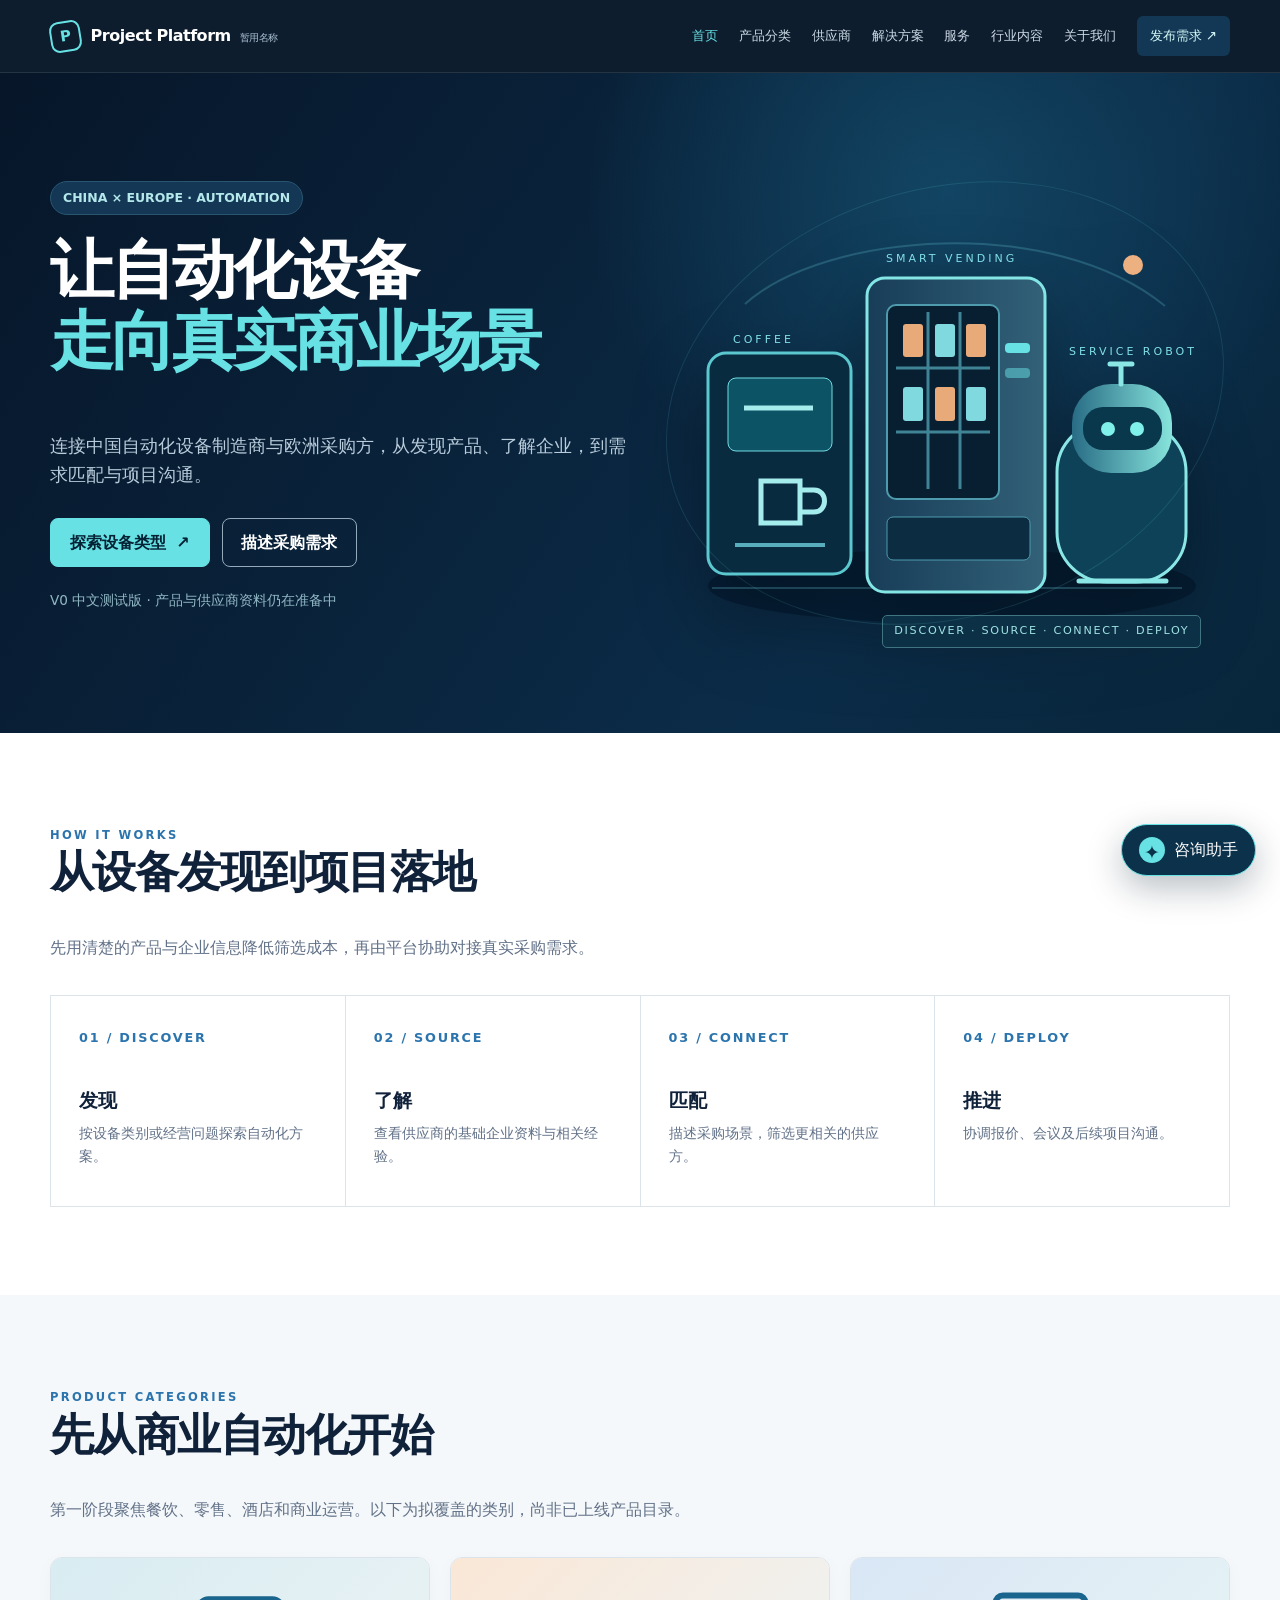
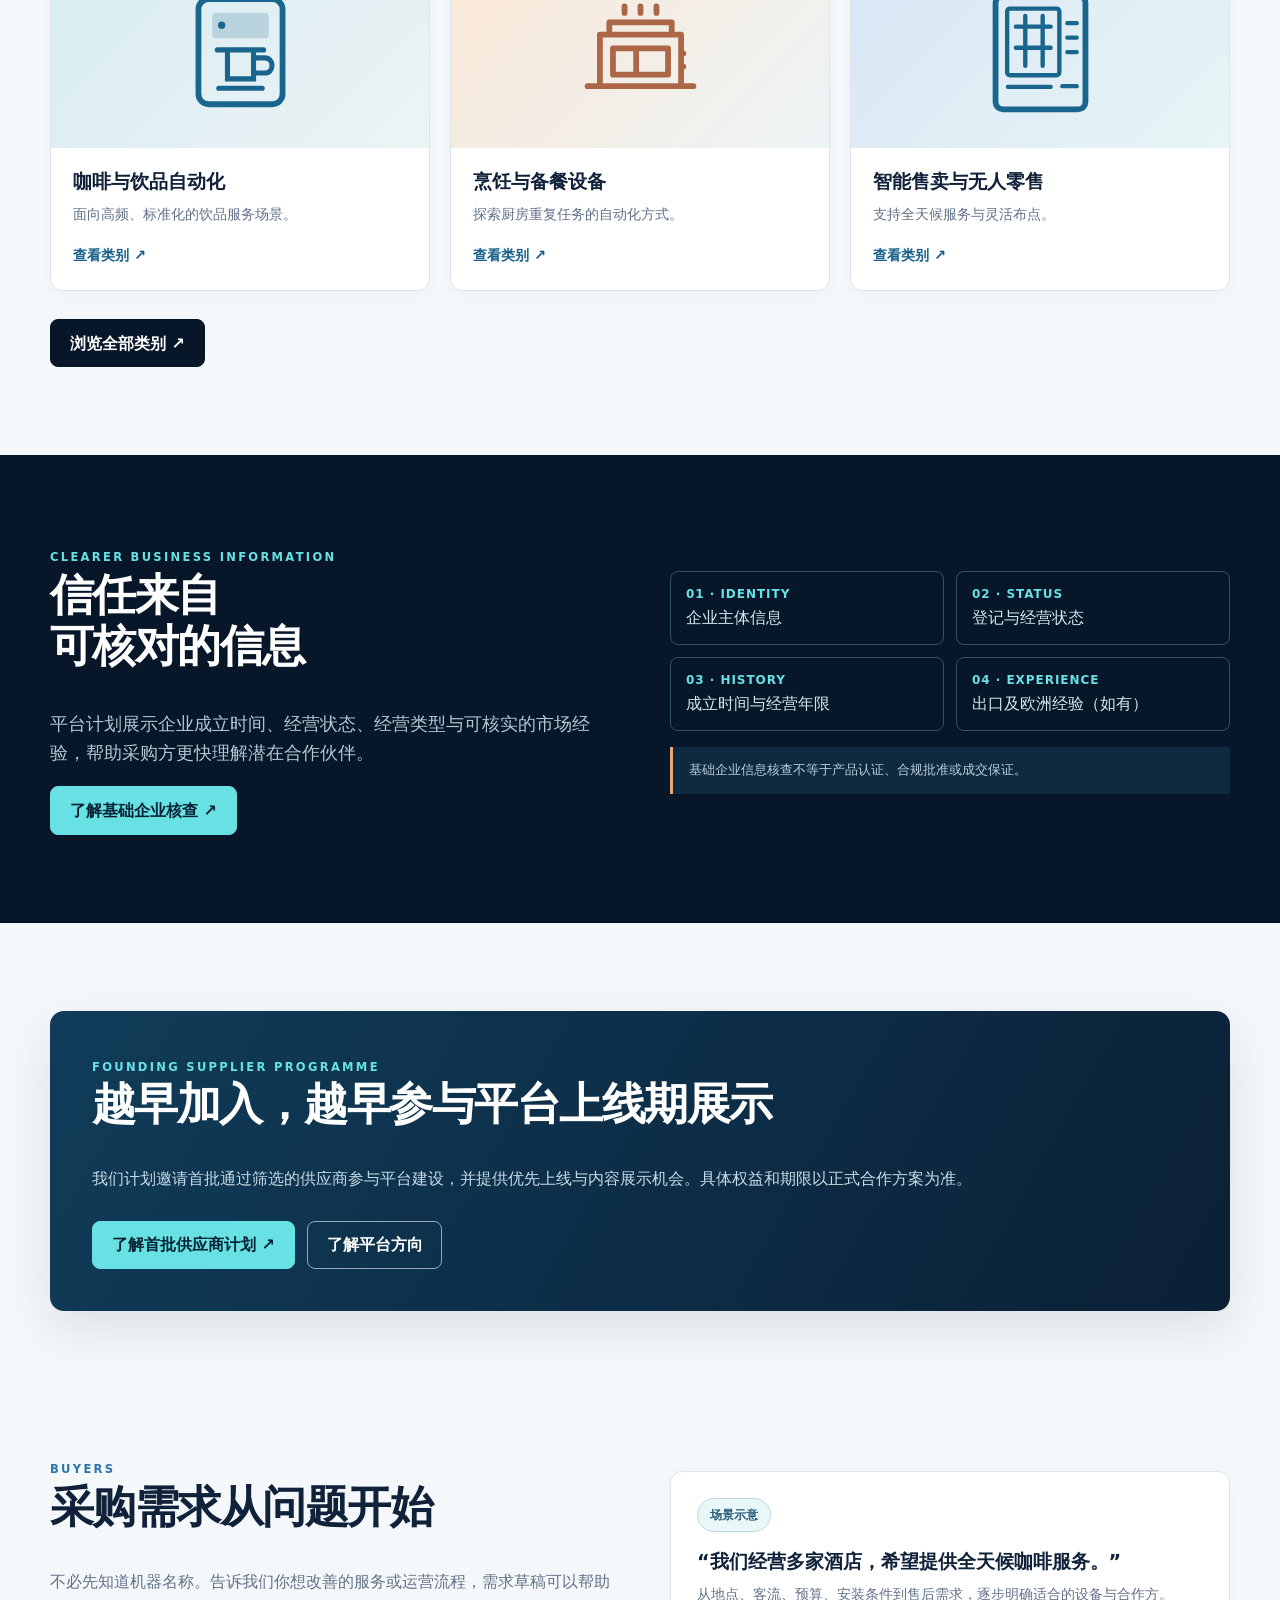
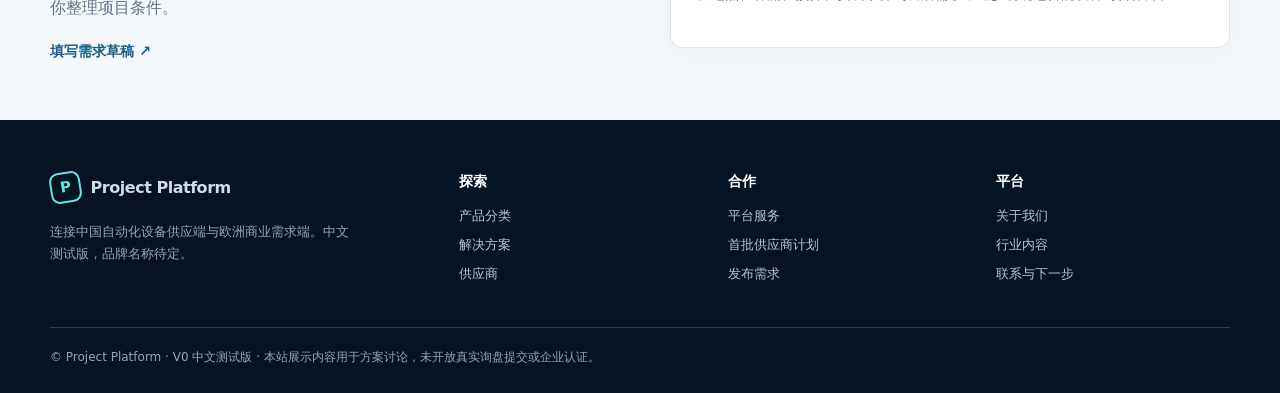
<file: index.html>
<!doctype html><html lang="zh-CN"><head><meta charset="utf-8"><meta name="viewport" content="width=device-width, initial-scale=1"><meta name="robots" content="noindex,nofollow"><meta name="description" content="Project Platform 中文测试版：探索面向餐饮、零售和商业运营的自动化设备与跨境采购服务。"><title>Project Platform｜自动化设备跨境连接平台</title><link rel="icon" href="assets/favicon.svg" type="image/svg+xml"><link rel="stylesheet" href="assets/style.css"><script src="assets/app.js?v=assistant2" defer></script></head><body data-page="home"><a class="skip-link" href="#main">跳到正文</a><div id="site-header"></div><main id="main">
<section class="hero"><div class="container hero-grid"><div><span class="pill dark">CHINA × EUROPE · AUTOMATION</span><h1 style="margin-top:20px">让自动化设备<br><em>走向真实商业场景</em></h1><p class="lead">连接中国自动化设备制造商与欧洲采购方，从发现产品、了解企业，到需求匹配与项目沟通。</p><div class="button-group"><a class="button" href="products.html">探索设备类型 <span aria-hidden="true">↗</span></a><a class="button secondary" href="requirement.html">描述采购需求</a></div><p class="subtle" style="color:#91b7c4;margin-top:22px">V0 中文测试版 · 产品与供应商资料仍在准备中</p></div><div class="hero-art" aria-label="自动咖啡设备、售卖机与服务机器人概念示意"><svg viewBox="0 0 570 480" role="img" aria-hidden="true" xmlns="http://www.w3.org/2000/svg"><defs><linearGradient id="g1" x1="0" x2="1"><stop stop-color="#286c85"/><stop offset="1" stop-color="#87e4dc"/></linearGradient><linearGradient id="g2" x1="0" x2="1"><stop stop-color="#183d58"/><stop offset="1" stop-color="#326178"/></linearGradient></defs><ellipse cx="292" cy="423" rx="244" ry="37" fill="#001020" opacity=".48"/><path d="M52 425h470M85 141c80-72 308-90 420 2" fill="none" stroke="#5fb8c5" stroke-opacity=".28" stroke-width="2"/><circle cx="473" cy="102" r="10" fill="#edb080"/><circle cx="68" cy="296" r="5" fill="#67e1e4"/><g transform="translate(48 157)"><rect x="0" y="33" width="143" height="221" rx="18" fill="#092b40" stroke="#5bc7cf" stroke-width="3"/><rect x="20" y="58" width="104" height="73" rx="8" fill="#0d5366" stroke="#72dbe0"/><path d="M36 88h69M53 161h39v42H53zm39 9h14c14 0 14 22 0 22H92" fill="none" stroke="#a5eced" stroke-width="5"/><path d="M27 225h90" stroke="#58aebd" stroke-width="4"/><text x="25" y="23" fill="#80dfe5" font-size="11" letter-spacing="3">COFFEE</text></g><g transform="translate(207 75)"><rect x="0" y="40" width="178" height="314" rx="18" fill="url(#g2)" stroke="#83e5e4" stroke-width="3"/><rect x="20" y="67" width="112" height="194" rx="9" fill="#071f31" stroke="#4e9bae" stroke-width="2"/><path d="M29 130h94M29 194h94M61 74v177M93 74v177" stroke="#4d9dad" opacity=".8" stroke-width="3"/><rect x="36" y="86" width="20" height="33" rx="3" fill="#e9aa79"/><rect x="68" y="86" width="20" height="33" rx="3" fill="#80d9df"/><rect x="99" y="86" width="20" height="33" rx="3" fill="#e9aa79"/><rect x="36" y="149" width="20" height="34" rx="3" fill="#80d9df"/><rect x="68" y="149" width="20" height="34" rx="3" fill="#e9aa79"/><rect x="99" y="149" width="20" height="34" rx="3" fill="#80d9df"/><rect x="138" y="105" width="25" height="10" rx="4" fill="#67e1e4"/><rect x="138" y="130" width="25" height="10" rx="4" fill="#67e1e4" opacity=".5"/><rect x="20" y="279" width="143" height="43" rx="6" fill="#0b2c41" stroke="#4e9bae"/><text x="19" y="24" fill="#80dfe5" font-size="11" letter-spacing="3">SMART VENDING</text></g><g transform="translate(397 179)"><rect x="0" y="80" width="129" height="160" rx="50" fill="#0e4259" stroke="#8ae7e5" stroke-width="3"/><rect x="15" y="42" width="100" height="89" rx="39" fill="url(#g1)"/><rect x="26" y="65" width="79" height="43" rx="20" fill="#09384d"/><circle cx="51" cy="87" r="7" fill="#80f1ea"/><circle cx="80" cy="87" r="7" fill="#80f1ea"/><path d="M64 42V23m-11-1h22M22 239h87" stroke="#8ae7e5" stroke-width="5" stroke-linecap="round"/><text x="12" y="13" fill="#80dfe5" font-size="11" letter-spacing="3">SERVICE ROBOT</text></g></svg><div class="hero-caption">DISCOVER · SOURCE · CONNECT · DEPLOY</div></div></div></section>
<section class="section story"><div class="container"><div class="section-heading reveal"><span class="eyebrow">HOW IT WORKS</span><h2>从设备发现到项目落地</h2><p>先用清楚的产品与企业信息降低筛选成本，再由平台协助对接真实采购需求。</p></div><div class="story-grid"><div class="story-step reveal"><span>01 / DISCOVER</span><h3>发现</h3><p>按设备类别或经营问题探索自动化方案。</p></div><div class="story-step reveal"><span>02 / SOURCE</span><h3>了解</h3><p>查看供应商的基础企业资料与相关经验。</p></div><div class="story-step reveal"><span>03 / CONNECT</span><h3>匹配</h3><p>描述采购场景，筛选更相关的供应方。</p></div><div class="story-step reveal"><span>04 / DEPLOY</span><h3>推进</h3><p>协调报价、会议及后续项目沟通。</p></div></div></div></section>
<section class="section"><div class="container"><div class="section-heading reveal"><span class="eyebrow">PRODUCT CATEGORIES</span><h2>先从商业自动化开始</h2><p>第一阶段聚焦餐饮、零售、酒店和商业运营。以下为拟覆盖的类别，尚非已上线产品目录。</p></div><div class="card-grid"><article class="card reveal"><div class="card-visual"><svg aria-hidden="true"><use href="assets/illustrations.svg#coffee"/></svg></div><div class="card-body"><h3>咖啡与饮品自动化</h3><p>面向高频、标准化的饮品服务场景。</p><a class="text-link" href="products.html#coffee">查看类别 ↗</a></div></article><article class="card reveal"><div class="card-visual orange"><svg aria-hidden="true"><use href="assets/illustrations.svg#cooking"/></svg></div><div class="card-body"><h3>烹饪与备餐设备</h3><p>探索厨房重复任务的自动化方式。</p><a class="text-link" href="products.html#cooking">查看类别 ↗</a></div></article><article class="card reveal"><div class="card-visual blue"><svg aria-hidden="true"><use href="assets/illustrations.svg#vending"/></svg></div><div class="card-body"><h3>智能售卖与无人零售</h3><p>支持全天候服务与灵活布点。</p><a class="text-link" href="products.html#vending">查看类别 ↗</a></div></article></div><div style="margin-top:28px"><a class="button ink" href="products.html">浏览全部类别 ↗</a></div></div></section>
<section class="section dark-section"><div class="container split"><div class="reveal"><span class="eyebrow light">CLEARER BUSINESS INFORMATION</span><h2>信任来自<br>可核对的信息</h2><p class="lead">平台计划展示企业成立时间、经营状态、经营类型与可核实的市场经验，帮助采购方更快理解潜在合作伙伴。</p><a class="button" href="suppliers.html">了解基础企业核查 ↗</a></div><div class="reveal"><div class="trust-list"><div><strong>01 · Identity</strong>企业主体信息</div><div><strong>02 · Status</strong>登记与经营状态</div><div><strong>03 · History</strong>成立时间与经营年限</div><div><strong>04 · Experience</strong>出口及欧洲经验（如有）</div></div><p class="note dark" style="margin-top:16px">基础企业信息核查不等于产品认证、合规批准或成交保证。</p></div></div></section>
<section class="section"><div class="container"><div class="callout reveal"><span class="eyebrow light">FOUNDING SUPPLIER PROGRAMME</span><h2>越早加入，越早参与平台上线期展示</h2><p>我们计划邀请首批通过筛选的供应商参与平台建设，并提供优先上线与内容展示机会。具体权益和期限以正式合作方案为准。</p><div class="button-group"><a class="button" href="suppliers.html#founding">了解首批供应商计划 ↗</a><a class="button secondary" href="about.html">了解平台方向</a></div></div></div></section>
<section class="section-tight"><div class="container split"><div><span class="eyebrow">BUYERS</span><h2>采购需求从问题开始</h2><p>不必先知道机器名称。告诉我们你想改善的服务或运营流程，需求草稿可以帮助你整理项目条件。</p><a class="text-link" href="requirement.html">填写需求草稿 ↗</a></div><div class="card" style="padding:26px"><span class="pill">场景示意</span><h3 style="margin-top:18px">“我们经营多家酒店，希望提供全天候咖啡服务。”</h3><p>从地点、客流、预算、安装条件到售后需求，逐步明确适合的设备与合作方。</p></div></div></section>
</main><div id="site-footer"></div></body></html>
</file>
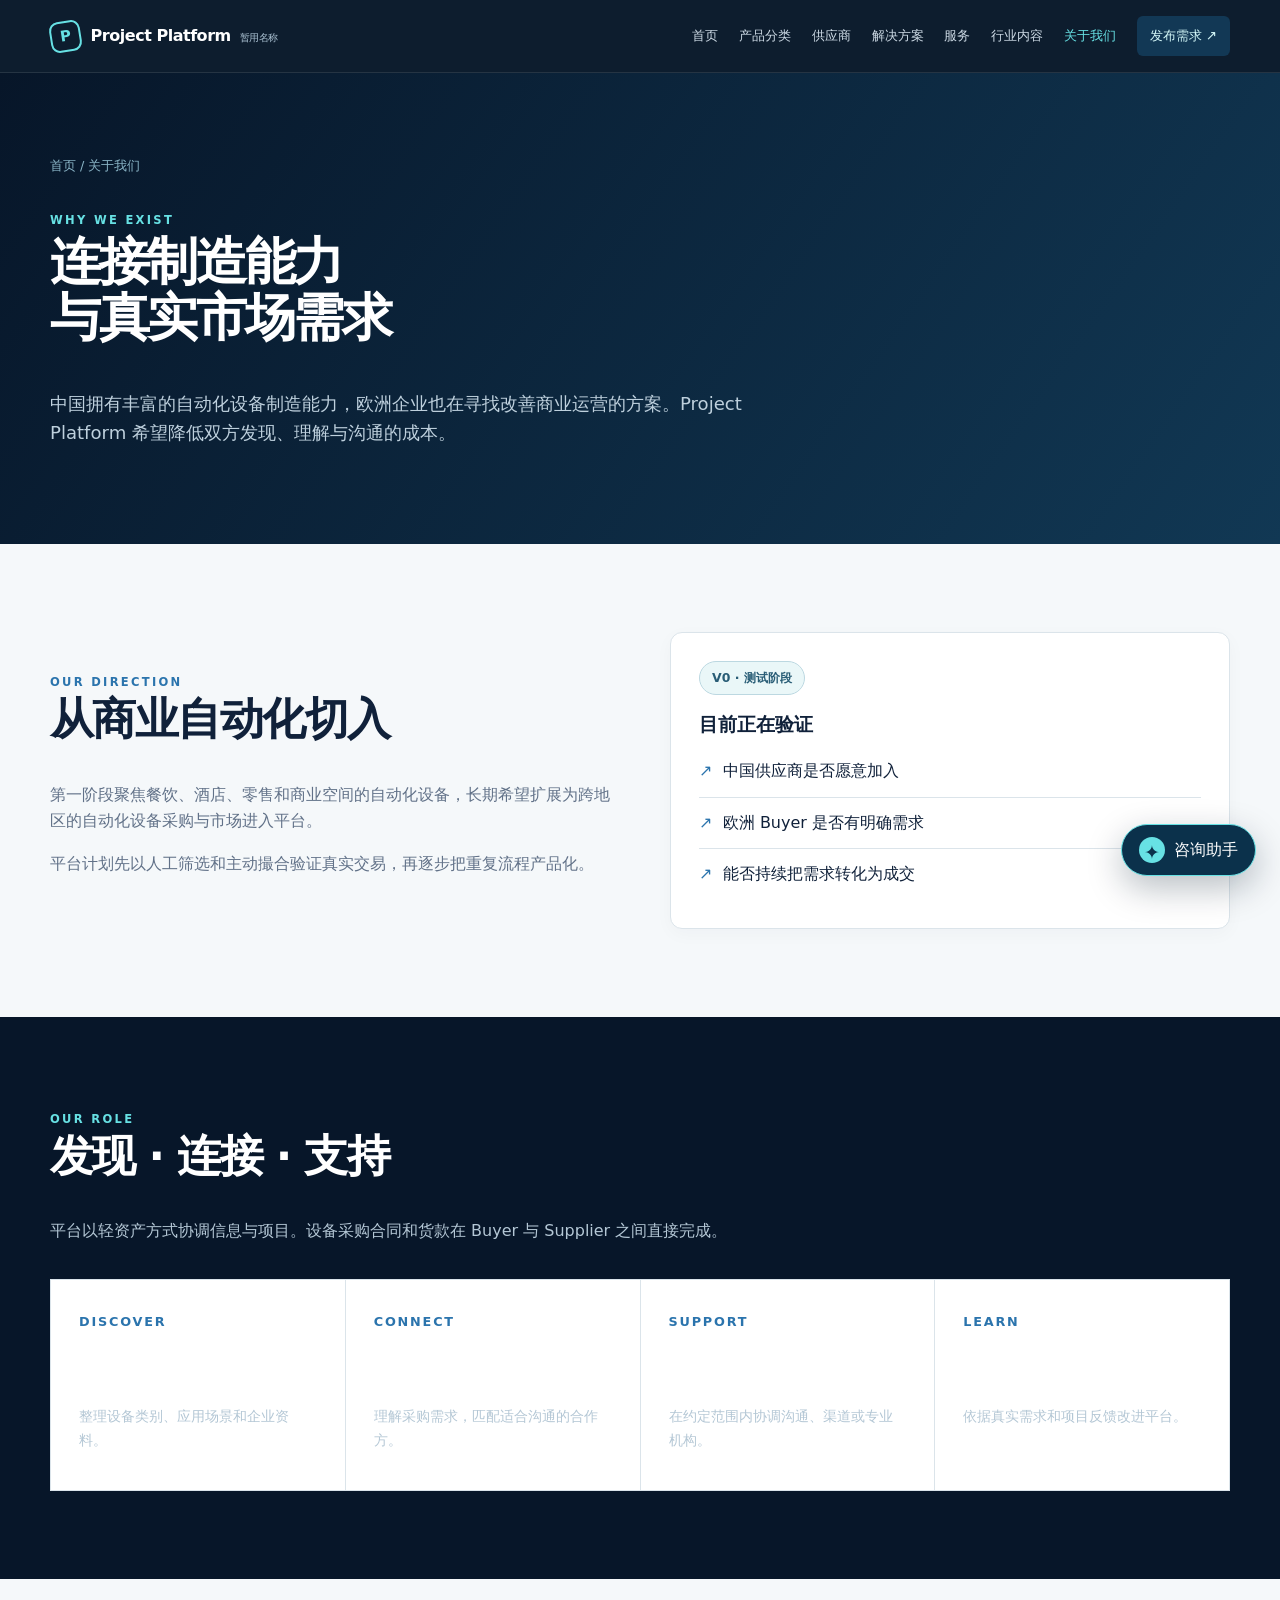
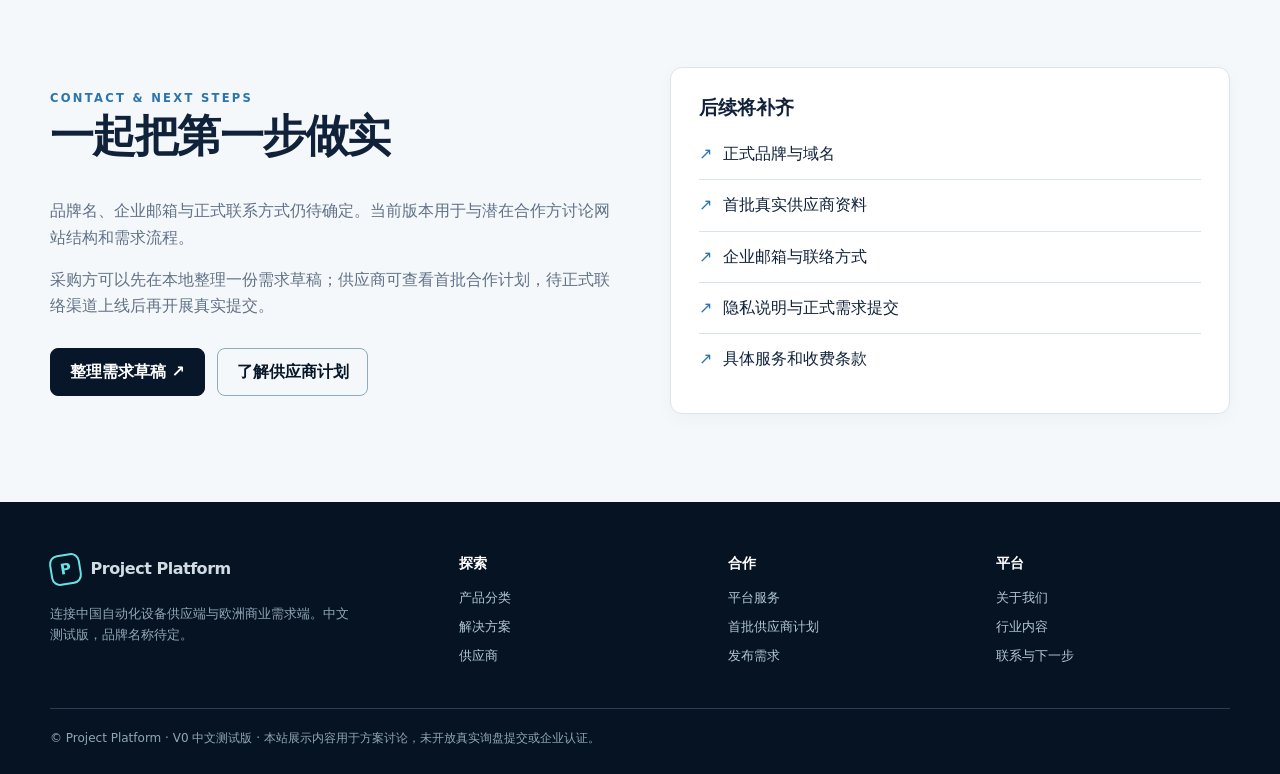
<file: about.html>
<!doctype html><html lang="zh-CN"><head><meta charset="utf-8"><meta name="viewport" content="width=device-width, initial-scale=1"><meta name="robots" content="noindex,nofollow"><meta name="description" content="了解 Project Platform 的平台方向、业务边界与当前阶段。"><title>关于我们｜Project Platform</title><link rel="icon" href="assets/favicon.svg" type="image/svg+xml"><link rel="stylesheet" href="assets/style.css"><script src="assets/app.js?v=assistant2" defer></script></head><body data-page="about"><a class="skip-link" href="#main">跳到正文</a><div id="site-header"></div><main id="main"><section class="page-hero"><div class="container"><div class="breadcrumbs"><a href="index.html">首页</a> / 关于我们</div><span class="eyebrow light">WHY WE EXIST</span><h1>连接制造能力<br>与真实市场需求</h1><p class="lead">中国拥有丰富的自动化设备制造能力，欧洲企业也在寻找改善商业运营的方案。Project Platform 希望降低双方发现、理解与沟通的成本。</p></div></section><section class="section"><div class="container split"><div><span class="eyebrow">OUR DIRECTION</span><h2>从商业自动化切入</h2><p>第一阶段聚焦餐饮、酒店、零售和商业空间的自动化设备，长期希望扩展为跨地区的自动化设备采购与市场进入平台。</p><p>平台计划先以人工筛选和主动撮合验证真实交易，再逐步把重复流程产品化。</p></div><div class="card" style="padding:28px"><span class="pill">V0 · 测试阶段</span><h3 style="margin-top:18px">目前正在验证</h3><ul class="item-list"><li>中国供应商是否愿意加入</li><li>欧洲 Buyer 是否有明确需求</li><li>能否持续把需求转化为成交</li></ul></div></div></section><section class="section dark-section"><div class="container"><div class="section-heading"><span class="eyebrow light">OUR ROLE</span><h2>发现 · 连接 · 支持</h2><p>平台以轻资产方式协调信息与项目。设备采购合同和货款在 Buyer 与 Supplier 之间直接完成。</p></div><div class="story-grid"><div class="story-step"><span>DISCOVER</span><h3>发现</h3><p>整理设备类别、应用场景和企业资料。</p></div><div class="story-step"><span>CONNECT</span><h3>连接</h3><p>理解采购需求，匹配适合沟通的合作方。</p></div><div class="story-step"><span>SUPPORT</span><h3>支持</h3><p>在约定范围内协调沟通、渠道或专业机构。</p></div><div class="story-step"><span>LEARN</span><h3>迭代</h3><p>依据真实需求和项目反馈改进平台。</p></div></div></div></section><section class="section" id="contact"><div class="container split"><div><span class="eyebrow">CONTACT & NEXT STEPS</span><h2>一起把第一步做实</h2><p>品牌名、企业邮箱与正式联系方式仍待确定。当前版本用于与潜在合作方讨论网站结构和需求流程。</p><p>采购方可以先在本地整理一份需求草稿；供应商可查看首批合作计划，待正式联络渠道上线后再开展真实提交。</p><div class="button-group"><a class="button ink" href="requirement.html">整理需求草稿 ↗</a><a class="button outline" href="suppliers.html#founding">了解供应商计划</a></div></div><div class="card" style="padding:28px"><h3>后续将补齐</h3><ul class="item-list"><li>正式品牌与域名</li><li>首批真实供应商资料</li><li>企业邮箱与联络方式</li><li>隐私说明与正式需求提交</li><li>具体服务和收费条款</li></ul></div></div></section></main><div id="site-footer"></div></body></html>
</file>
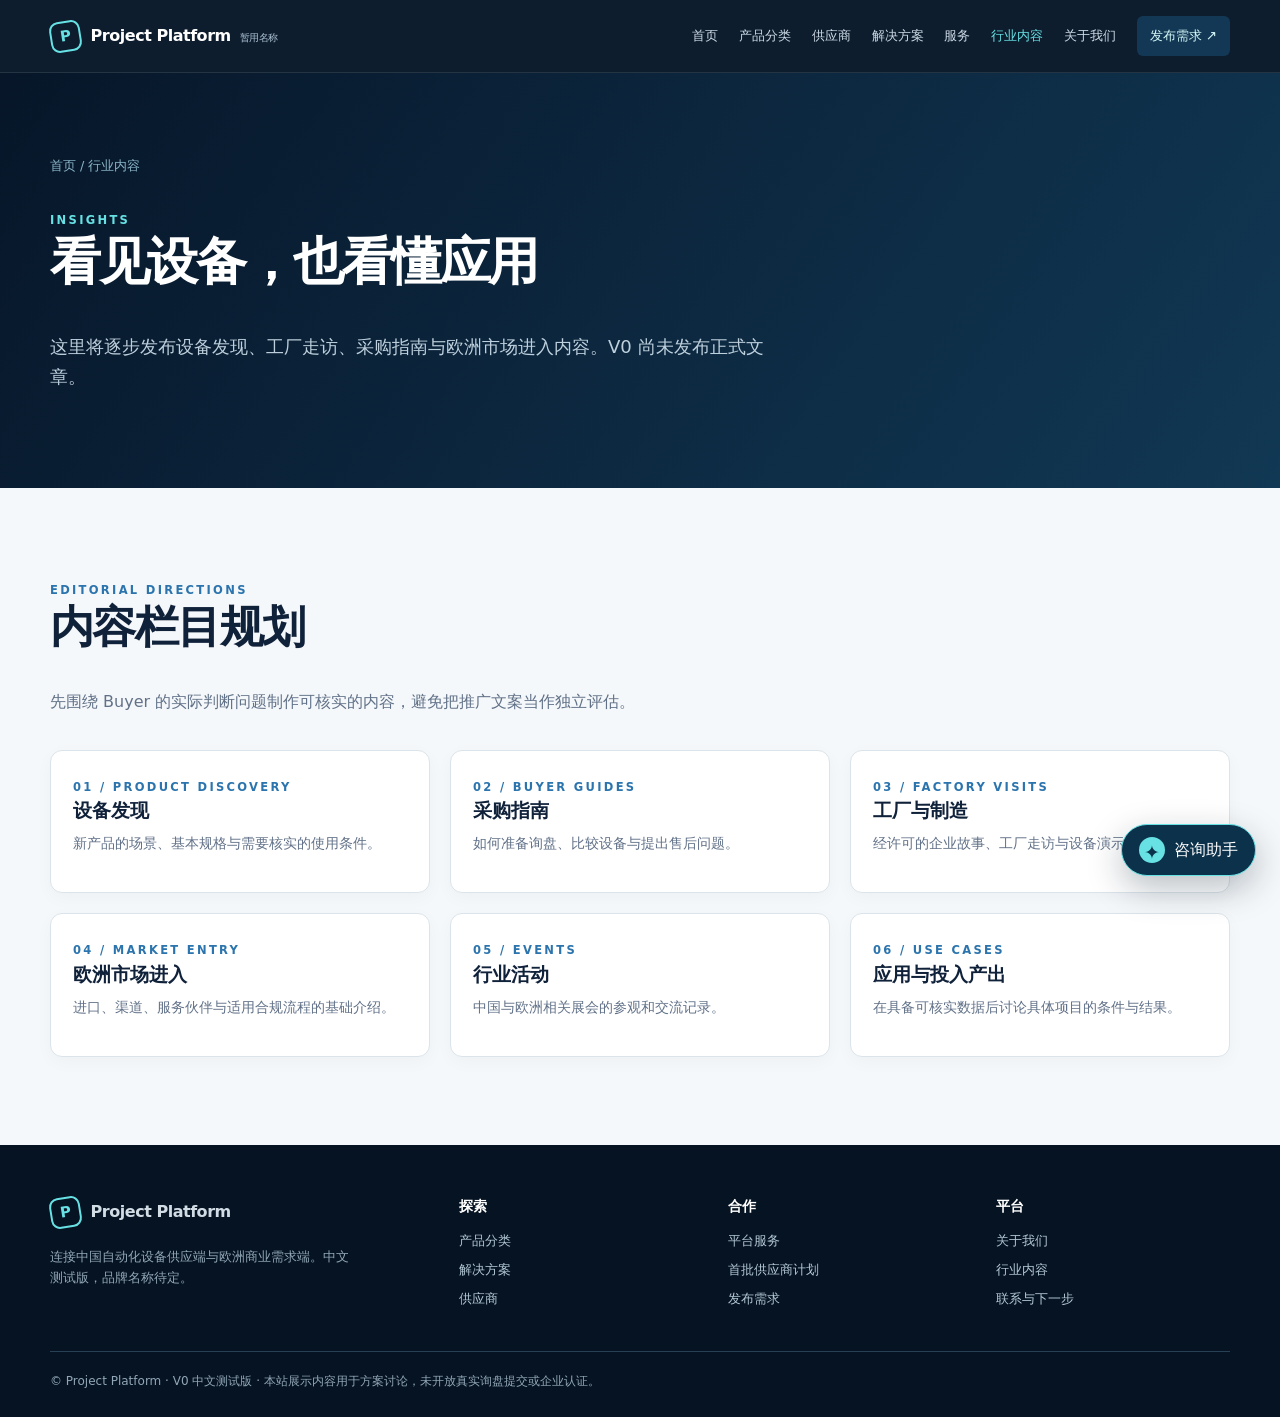
<file: insights.html>
<!doctype html><html lang="zh-CN"><head><meta charset="utf-8"><meta name="viewport" content="width=device-width, initial-scale=1"><meta name="robots" content="noindex,nofollow"><meta name="description" content="Project Platform 计划关注的自动化行业内容与采购指南主题。"><title>行业内容｜Project Platform</title><link rel="icon" href="assets/favicon.svg" type="image/svg+xml"><link rel="stylesheet" href="assets/style.css"><script src="assets/app.js?v=assistant2" defer></script></head><body data-page="insights"><a class="skip-link" href="#main">跳到正文</a><div id="site-header"></div><main id="main"><section class="page-hero"><div class="container"><div class="breadcrumbs"><a href="index.html">首页</a> / 行业内容</div><span class="eyebrow light">INSIGHTS</span><h1>看见设备，也看懂应用</h1><p class="lead">这里将逐步发布设备发现、工厂走访、采购指南与欧洲市场进入内容。V0 尚未发布正式文章。</p></div></section><section class="section"><div class="container"><div class="section-heading"><span class="eyebrow">EDITORIAL DIRECTIONS</span><h2>内容栏目规划</h2><p>先围绕 Buyer 的实际判断问题制作可核实的内容，避免把推广文案当作独立评估。</p></div><div class="card-grid"><article class="card reveal"><div class="card-body"><span class="eyebrow">01 / PRODUCT DISCOVERY</span><h3>设备发现</h3><p>新产品的场景、基本规格与需要核实的使用条件。</p></div></article><article class="card reveal"><div class="card-body"><span class="eyebrow">02 / BUYER GUIDES</span><h3>采购指南</h3><p>如何准备询盘、比较设备与提出售后问题。</p></div></article><article class="card reveal"><div class="card-body"><span class="eyebrow">03 / FACTORY VISITS</span><h3>工厂与制造</h3><p>经许可的企业故事、工厂走访与设备演示。</p></div></article><article class="card reveal"><div class="card-body"><span class="eyebrow">04 / MARKET ENTRY</span><h3>欧洲市场进入</h3><p>进口、渠道、服务伙伴与适用合规流程的基础介绍。</p></div></article><article class="card reveal"><div class="card-body"><span class="eyebrow">05 / EVENTS</span><h3>行业活动</h3><p>中国与欧洲相关展会的参观和交流记录。</p></div></article><article class="card reveal"><div class="card-body"><span class="eyebrow">06 / USE CASES</span><h3>应用与投入产出</h3><p>在具备可核实数据后讨论具体项目的条件与结果。</p></div></article></div></div></section></main><div id="site-footer"></div></body></html>
</file>
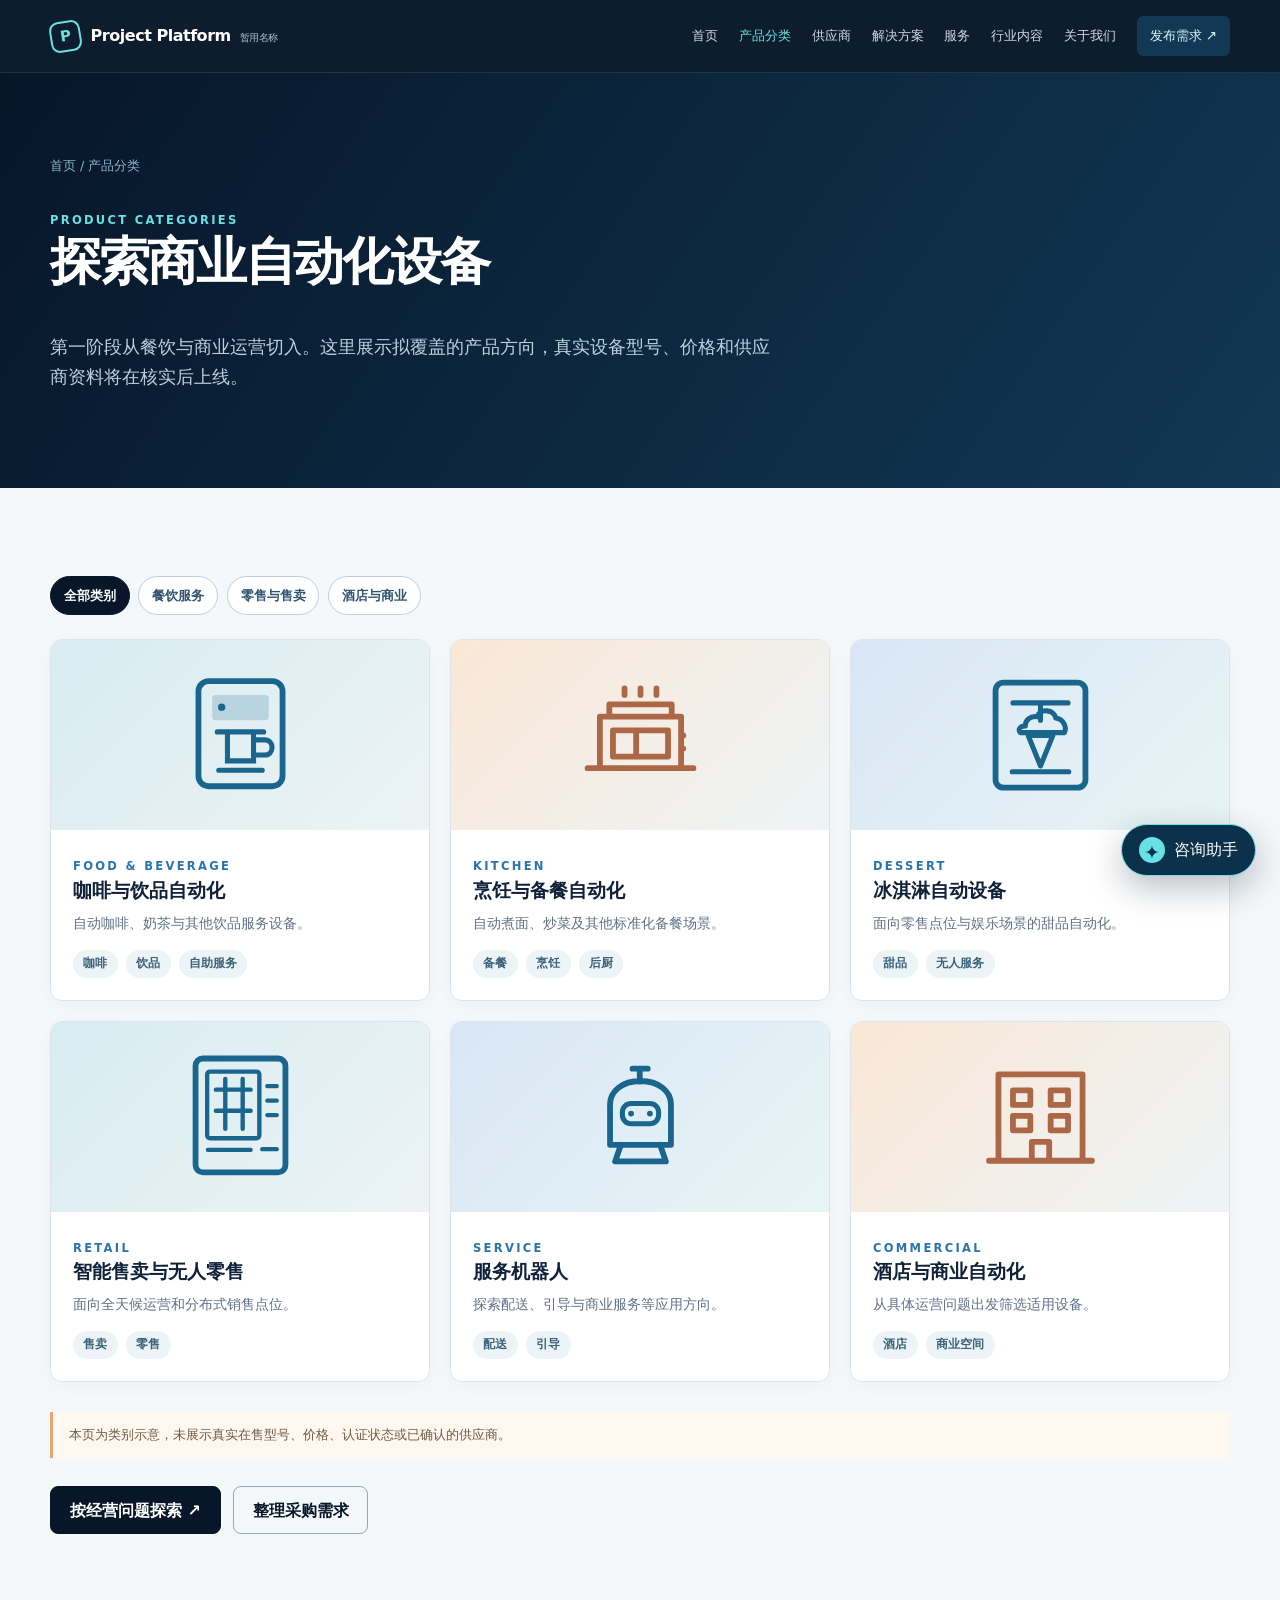
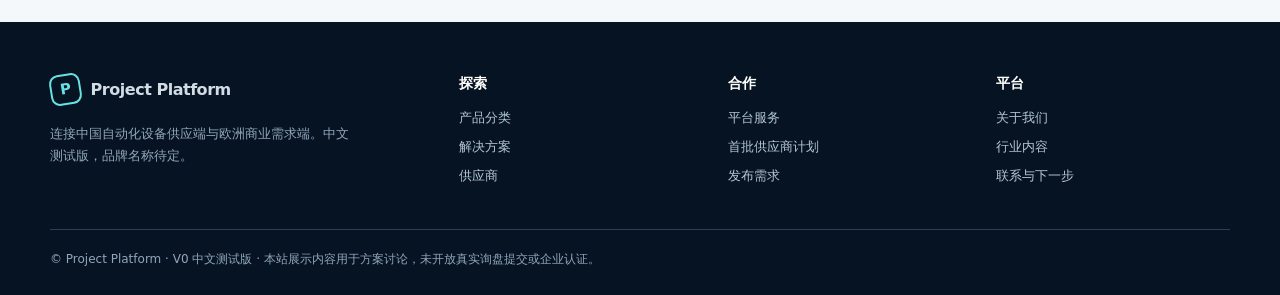
<file: products.html>
<!doctype html><html lang="zh-CN"><head><meta charset="utf-8"><meta name="viewport" content="width=device-width, initial-scale=1"><meta name="robots" content="noindex,nofollow"><meta name="description" content="浏览 Project Platform 计划覆盖的商业自动化设备类别。"><title>产品分类｜Project Platform</title><link rel="icon" href="assets/favicon.svg" type="image/svg+xml"><link rel="stylesheet" href="assets/style.css"><script src="assets/app.js?v=assistant2" defer></script></head><body data-page="products"><a class="skip-link" href="#main">跳到正文</a><div id="site-header"></div><main id="main"><section class="page-hero"><div class="container"><div class="breadcrumbs"><a href="index.html">首页</a> / 产品分类</div><span class="eyebrow light">PRODUCT CATEGORIES</span><h1>探索商业自动化设备</h1><p class="lead">第一阶段从餐饮与商业运营切入。这里展示拟覆盖的产品方向，真实设备型号、价格和供应商资料将在核实后上线。</p></div></section><section class="section"><div class="container"><div class="filter-bar" role="group" aria-label="产品类别筛选"><button class="filter-button" type="button" data-filter="all" aria-pressed="true">全部类别</button><button class="filter-button" type="button" data-filter="food" aria-pressed="false">餐饮服务</button><button class="filter-button" type="button" data-filter="retail" aria-pressed="false">零售与售卖</button><button class="filter-button" type="button" data-filter="hospitality" aria-pressed="false">酒店与商业</button></div><div class="card-grid"><article class="card reveal" id="coffee" data-category="food"><div class="card-visual"><svg aria-hidden="true"><use href="assets/illustrations.svg#coffee"/></svg></div><div class="card-body"><span class="eyebrow">FOOD & BEVERAGE</span><h3>咖啡与饮品自动化</h3><p>自动咖啡、奶茶与其他饮品服务设备。</p><div class="tag-list"><span class="tag">咖啡</span><span class="tag">饮品</span><span class="tag">自助服务</span></div></div></article><article class="card reveal" id="cooking" data-category="food"><div class="card-visual orange"><svg aria-hidden="true"><use href="assets/illustrations.svg#cooking"/></svg></div><div class="card-body"><span class="eyebrow">KITCHEN</span><h3>烹饪与备餐自动化</h3><p>自动煮面、炒菜及其他标准化备餐场景。</p><div class="tag-list"><span class="tag">备餐</span><span class="tag">烹饪</span><span class="tag">后厨</span></div></div></article><article class="card reveal" data-category="food"><div class="card-visual blue"><svg aria-hidden="true"><use href="assets/illustrations.svg#icecream"/></svg></div><div class="card-body"><span class="eyebrow">DESSERT</span><h3>冰淇淋自动设备</h3><p>面向零售点位与娱乐场景的甜品自动化。</p><div class="tag-list"><span class="tag">甜品</span><span class="tag">无人服务</span></div></div></article><article class="card reveal" id="vending" data-category="retail"><div class="card-visual"><svg aria-hidden="true"><use href="assets/illustrations.svg#vending"/></svg></div><div class="card-body"><span class="eyebrow">RETAIL</span><h3>智能售卖与无人零售</h3><p>面向全天候运营和分布式销售点位。</p><div class="tag-list"><span class="tag">售卖</span><span class="tag">零售</span></div></div></article><article class="card reveal" data-category="hospitality"><div class="card-visual blue"><svg aria-hidden="true"><use href="assets/illustrations.svg#robot"/></svg></div><div class="card-body"><span class="eyebrow">SERVICE</span><h3>服务机器人</h3><p>探索配送、引导与商业服务等应用方向。</p><div class="tag-list"><span class="tag">配送</span><span class="tag">引导</span></div></div></article><article class="card reveal" data-category="hospitality"><div class="card-visual orange"><svg aria-hidden="true"><use href="assets/illustrations.svg#hotel"/></svg></div><div class="card-body"><span class="eyebrow">COMMERCIAL</span><h3>酒店与商业自动化</h3><p>从具体运营问题出发筛选适用设备。</p><div class="tag-list"><span class="tag">酒店</span><span class="tag">商业空间</span></div></div></article></div><p class="note" style="margin-top:30px">本页为类别示意，未展示真实在售型号、价格、认证状态或已确认的供应商。</p><div class="button-group"><a class="button ink" href="solutions.html">按经营问题探索 ↗</a><a class="button outline" href="requirement.html">整理采购需求</a></div></div></section></main><div id="site-footer"></div></body></html>
</file>
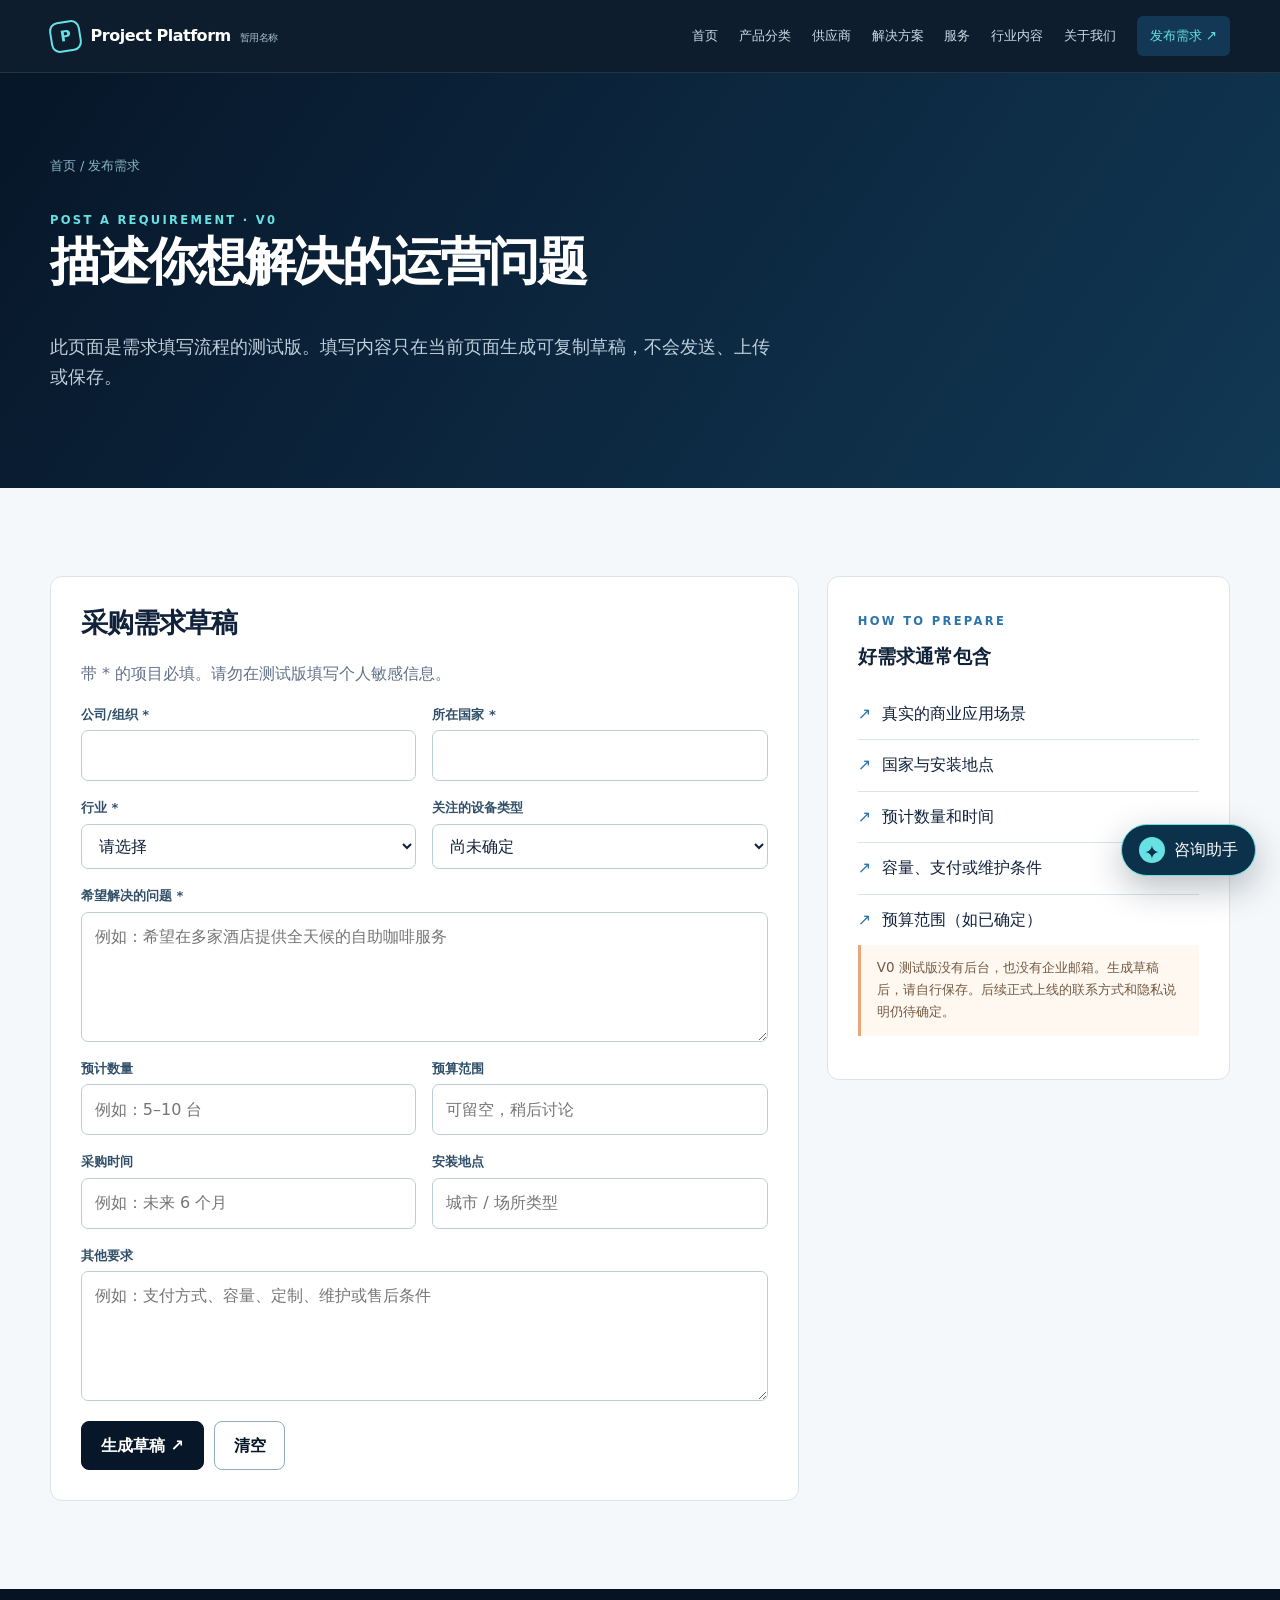
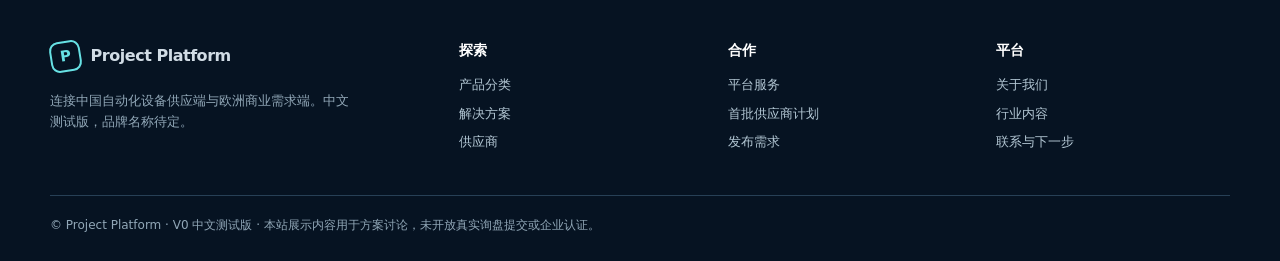
<file: requirement.html>
<!doctype html><html lang="zh-CN"><head><meta charset="utf-8"><meta name="viewport" content="width=device-width, initial-scale=1"><meta name="robots" content="noindex,nofollow"><meta name="description" content="整理商业自动化设备采购需求草稿。V0 测试版不会提交或保存信息。"><title>发布需求｜Project Platform</title><link rel="icon" href="assets/favicon.svg" type="image/svg+xml"><link rel="stylesheet" href="assets/style.css"><script src="assets/app.js?v=assistant2" defer></script></head><body data-page="requirement"><a class="skip-link" href="#main">跳到正文</a><div id="site-header"></div><main id="main"><section class="page-hero"><div class="container"><div class="breadcrumbs"><a href="index.html">首页</a> / 发布需求</div><span class="eyebrow light">POST A REQUIREMENT · V0</span><h1>描述你想解决的运营问题</h1><p class="lead">此页面是需求填写流程的测试版。填写内容只在当前页面生成可复制草稿，不会发送、上传或保存。</p></div></section><section class="section"><div class="container form-shell"><div class="form-card"><h2 style="font-size:1.7rem">采购需求草稿</h2><p>带 * 的项目必填。请勿在测试版填写个人敏感信息。</p><form id="requirement-form"><div class="form-grid"><div class="field"><label for="company">公司/组织 *</label><input id="company" name="company" autocomplete="organization" required maxlength="100"></div><div class="field"><label for="country">所在国家 *</label><input id="country" name="country" autocomplete="country-name" required maxlength="60"></div><div class="field"><label for="industry">行业 *</label><select id="industry" name="industry" required><option value="">请选择</option><option>餐饮</option><option>酒店与商业物业</option><option>零售</option><option>分销/进口</option><option>其他</option></select></div><div class="field"><label for="interest">关注的设备类型</label><select id="interest" name="interest"><option value="">尚未确定</option><option value="coffee">咖啡与饮品设备</option><option value="cooking">烹饪与备餐设备</option><option value="vending">智能售卖设备</option><option value="robot">服务机器人</option><option value="hotel">酒店与商业自动化</option><option value="other">其他</option></select></div><div class="field full"><label for="problem">希望解决的问题 *</label><textarea id="problem" name="problem" required maxlength="1200" placeholder="例如：希望在多家酒店提供全天候的自助咖啡服务"></textarea></div><div class="field"><label for="quantity">预计数量</label><input id="quantity" name="quantity" maxlength="60" placeholder="例如：5–10 台"></div><div class="field"><label for="budget">预算范围</label><input id="budget" name="budget" maxlength="80" placeholder="可留空，稍后讨论"></div><div class="field"><label for="timeline">采购时间</label><input id="timeline" name="timeline" maxlength="80" placeholder="例如：未来 6 个月"></div><div class="field"><label for="location">安装地点</label><input id="location" name="location" maxlength="100" placeholder="城市 / 场所类型"></div><div class="field full"><label for="details">其他要求</label><textarea id="details" name="details" maxlength="1200" placeholder="例如：支付方式、容量、定制、维护或售后条件"></textarea></div></div><div class="form-actions"><button class="button ink" type="submit">生成草稿 ↗</button><button class="button outline" type="reset">清空</button></div></form><div class="result" id="draft-result" aria-live="polite"><h3>已生成需求草稿</h3><pre id="draft-text"></pre><button class="button ink" type="button" id="copy-draft">复制草稿</button><p class="status" id="copy-status" role="status"></p></div></div><aside class="side-card"><span class="eyebrow">HOW TO PREPARE</span><h3 style="margin-top:12px">好需求通常包含</h3><ul class="item-list"><li>真实的商业应用场景</li><li>国家与安装地点</li><li>预计数量和时间</li><li>容量、支付或维护条件</li><li>预算范围（如已确定）</li></ul><p class="note">V0 测试版没有后台，也没有企业邮箱。生成草稿后，请自行保存。后续正式上线的联系方式和隐私说明仍待确定。</p></aside></div></section></main><div id="site-footer"></div></body></html>
</file>
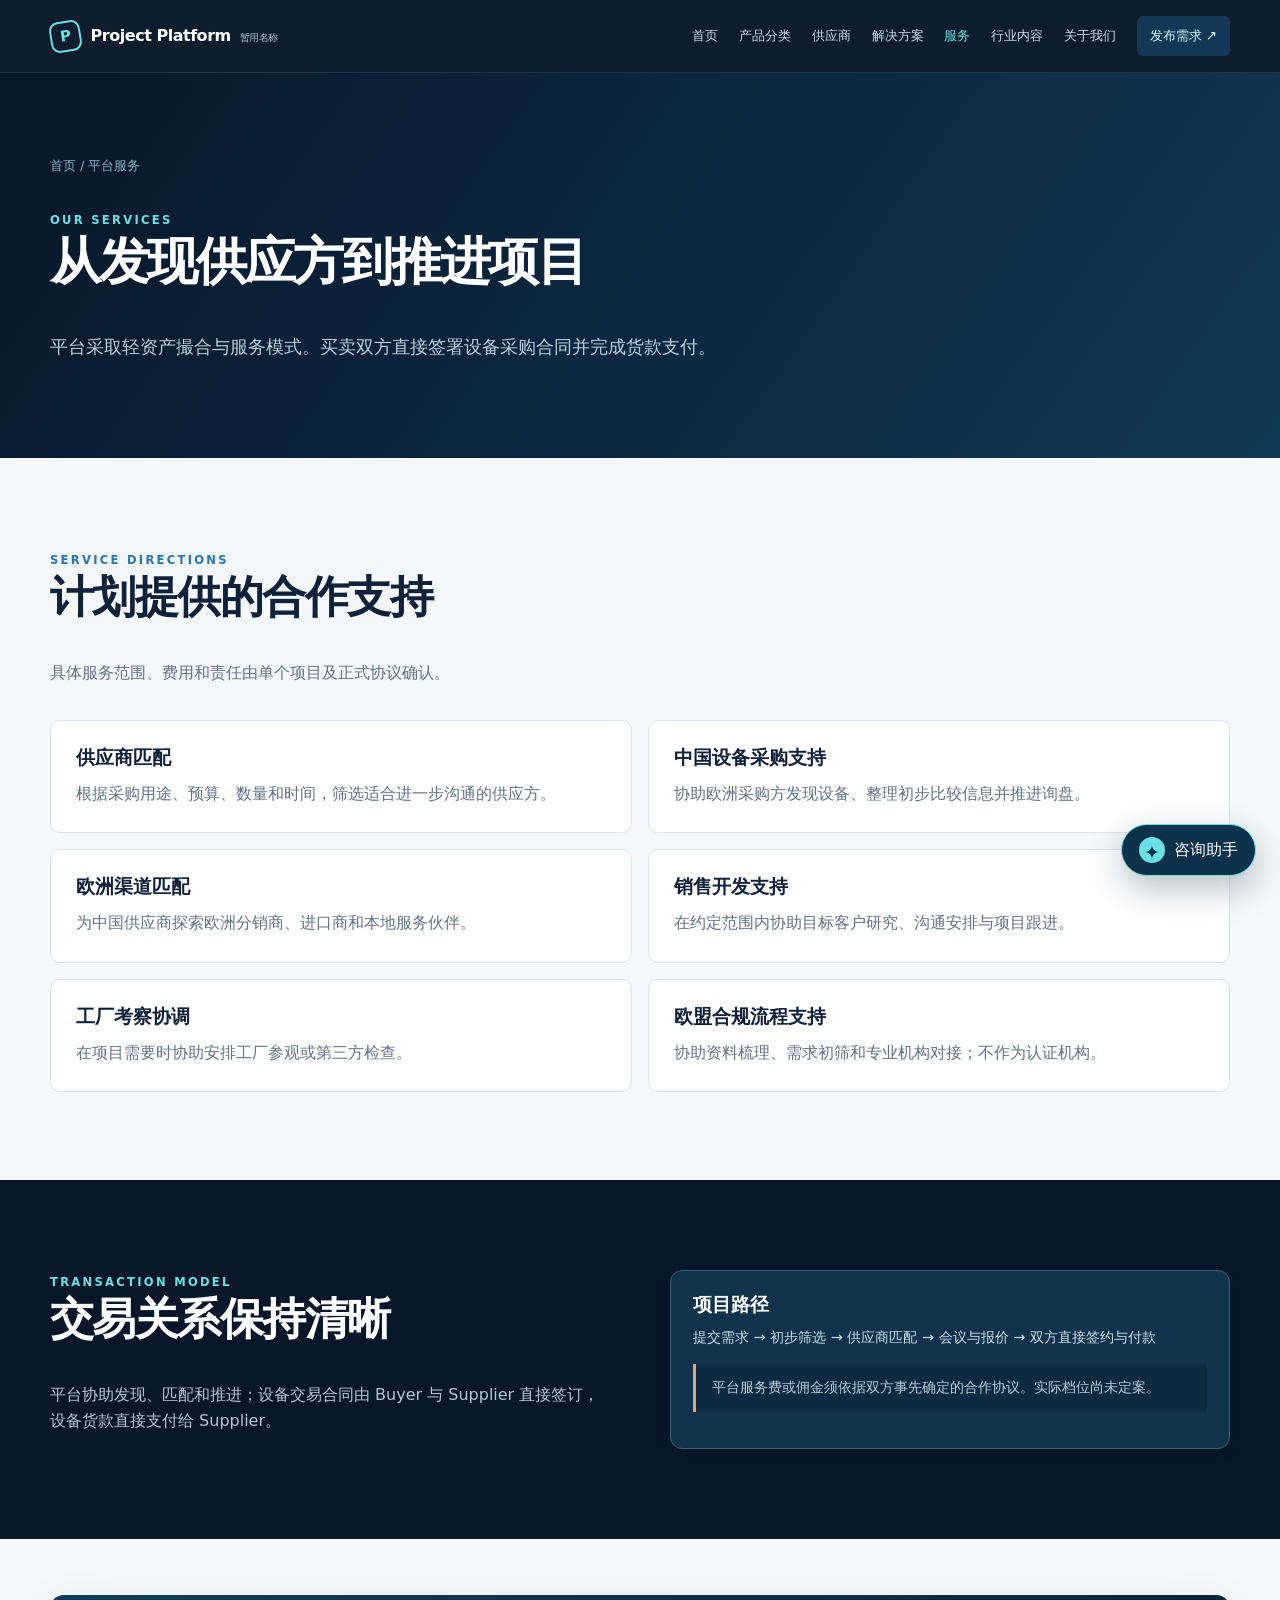
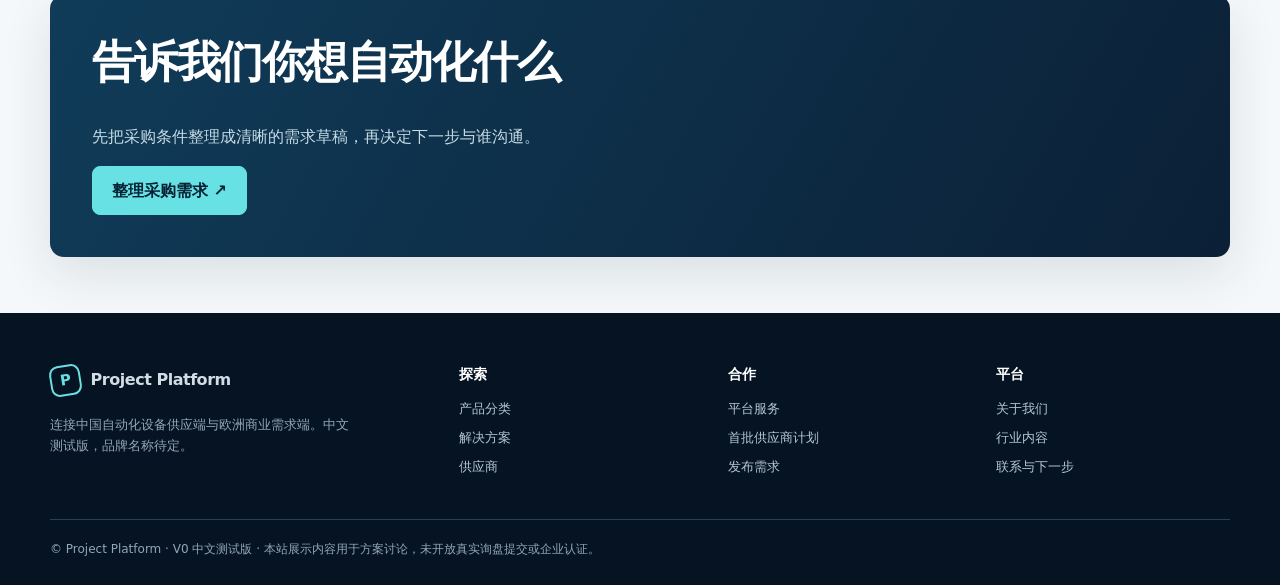
<file: services.html>
<!doctype html><html lang="zh-CN"><head><meta charset="utf-8"><meta name="viewport" content="width=device-width, initial-scale=1"><meta name="robots" content="noindex,nofollow"><meta name="description" content="了解 Project Platform 计划提供的设备匹配、跨境采购、渠道连接及合规支持服务。"><title>平台服务｜Project Platform</title><link rel="icon" href="assets/favicon.svg" type="image/svg+xml"><link rel="stylesheet" href="assets/style.css"><script src="assets/app.js?v=assistant2" defer></script></head><body data-page="services"><a class="skip-link" href="#main">跳到正文</a><div id="site-header"></div><main id="main"><section class="page-hero"><div class="container"><div class="breadcrumbs"><a href="index.html">首页</a> / 平台服务</div><span class="eyebrow light">OUR SERVICES</span><h1>从发现供应方到推进项目</h1><p class="lead">平台采取轻资产撮合与服务模式。买卖双方直接签署设备采购合同并完成货款支付。</p></div></section><section class="section"><div class="container"><div class="section-heading"><span class="eyebrow">SERVICE DIRECTIONS</span><h2>计划提供的合作支持</h2><p>具体服务范围、费用和责任由单个项目及正式协议确认。</p></div><div class="service-list"><article class="service-item reveal"><h3>供应商匹配</h3><p>根据采购用途、预算、数量和时间，筛选适合进一步沟通的供应方。</p></article><article class="service-item reveal"><h3>中国设备采购支持</h3><p>协助欧洲采购方发现设备、整理初步比较信息并推进询盘。</p></article><article class="service-item reveal"><h3>欧洲渠道匹配</h3><p>为中国供应商探索欧洲分销商、进口商和本地服务伙伴。</p></article><article class="service-item reveal"><h3>销售开发支持</h3><p>在约定范围内协助目标客户研究、沟通安排与项目跟进。</p></article><article class="service-item reveal"><h3>工厂考察协调</h3><p>在项目需要时协助安排工厂参观或第三方检查。</p></article><article class="service-item reveal"><h3>欧盟合规流程支持</h3><p>协助资料梳理、需求初筛和专业机构对接；不作为认证机构。</p></article></div></div></section><section class="section dark-section"><div class="container split"><div><span class="eyebrow light">TRANSACTION MODEL</span><h2>交易关系保持清晰</h2><p>平台协助发现、匹配和推进；设备交易合同由 Buyer 与 Supplier 直接签订，设备货款直接支付给 Supplier。</p></div><div class="card" style="background:#11324b;border-color:#3a6078;color:#fff"><div class="card-body"><h3 style="color:#fff">项目路径</h3><p style="color:#cae0e9">提交需求 → 初步筛选 → 供应商匹配 → 会议与报价 → 双方直接签约与付款</p><p class="note dark">平台服务费或佣金须依据双方事先确定的合作协议。实际档位尚未定案。</p></div></div></div></section><section class="section-tight"><div class="container"><div class="callout"><h2>告诉我们你想自动化什么</h2><p>先把采购条件整理成清晰的需求草稿，再决定下一步与谁沟通。</p><a class="button" href="requirement.html">整理采购需求 ↗</a></div></div></section></main><div id="site-footer"></div></body></html>
</file>
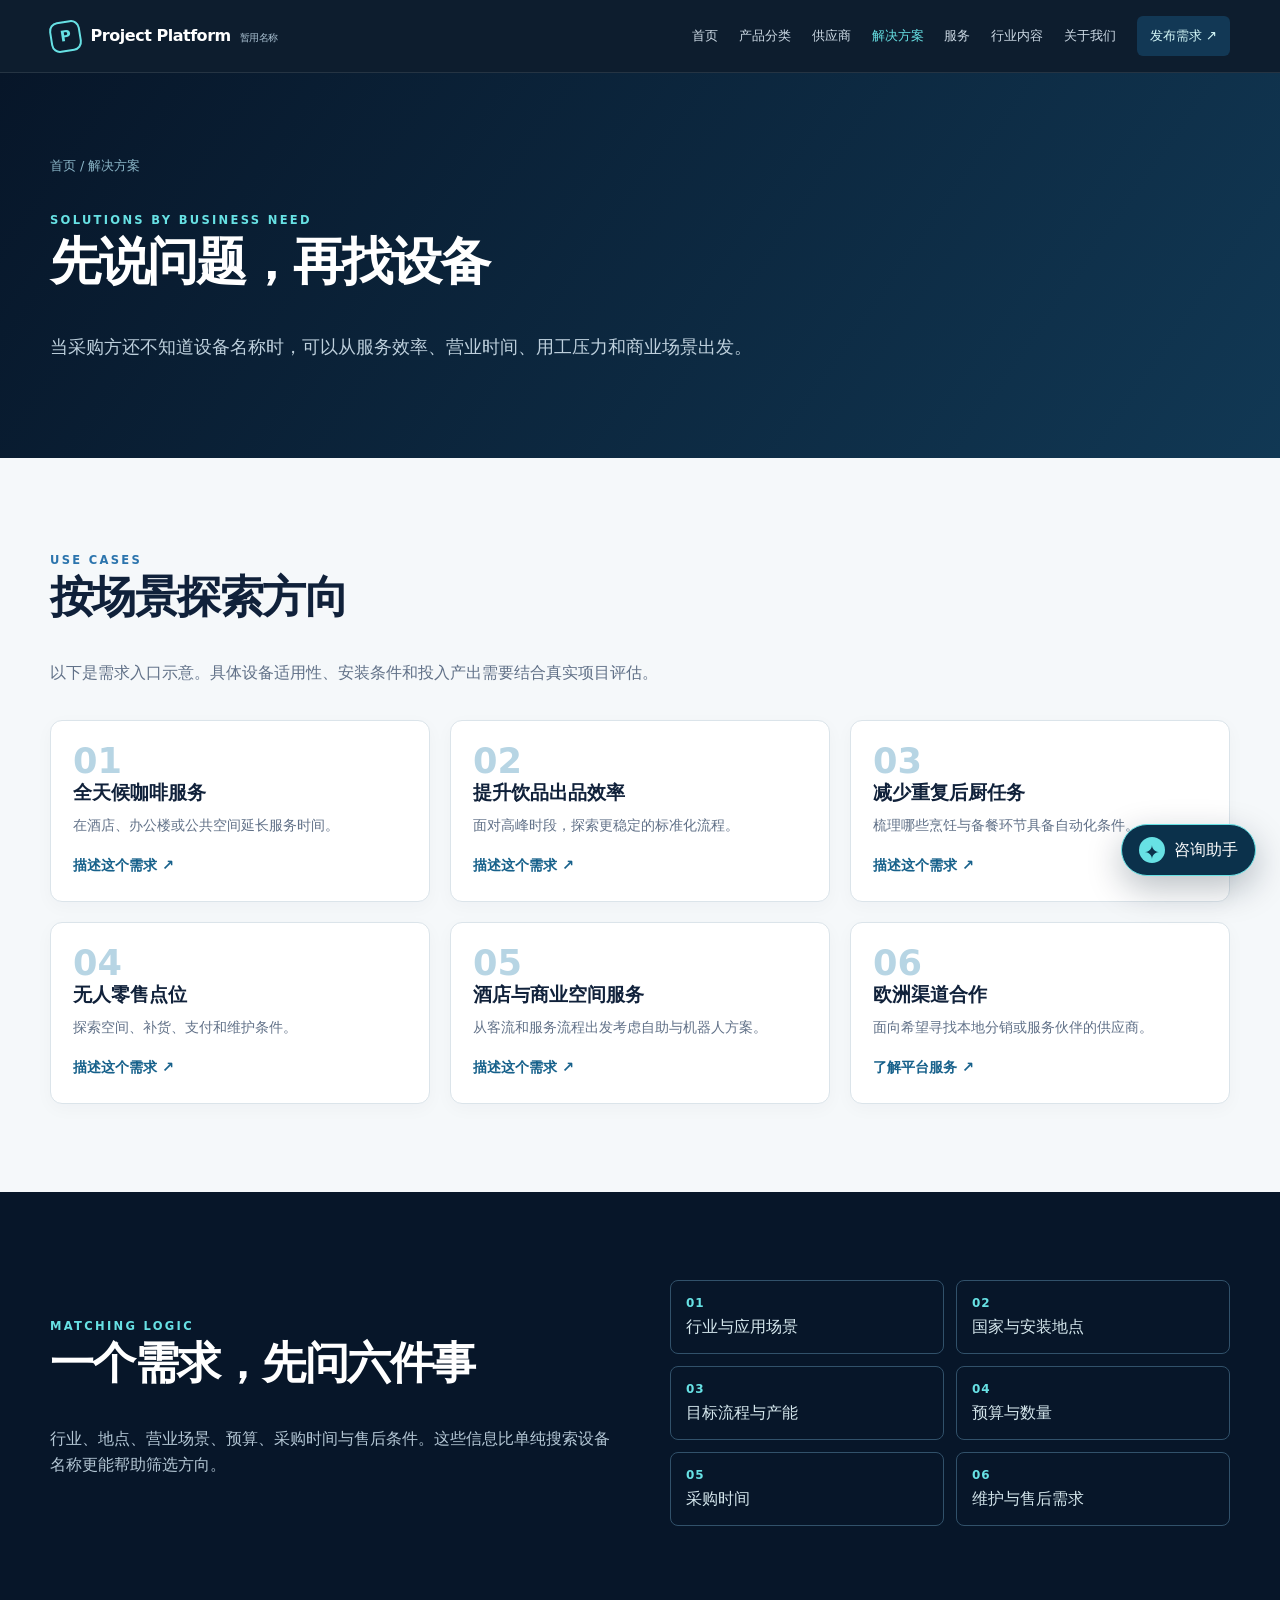
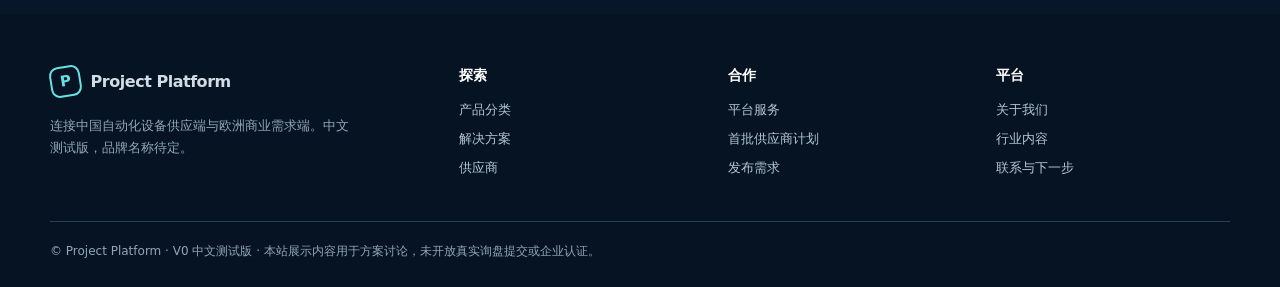
<file: solutions.html>
<!doctype html><html lang="zh-CN"><head><meta charset="utf-8"><meta name="viewport" content="width=device-width, initial-scale=1"><meta name="robots" content="noindex,nofollow"><meta name="description" content="从经营问题出发，探索餐饮、酒店与零售自动化解决方案。"><title>解决方案｜Project Platform</title><link rel="icon" href="assets/favicon.svg" type="image/svg+xml"><link rel="stylesheet" href="assets/style.css"><script src="assets/app.js?v=assistant2" defer></script></head><body data-page="solutions"><a class="skip-link" href="#main">跳到正文</a><div id="site-header"></div><main id="main"><section class="page-hero"><div class="container"><div class="breadcrumbs"><a href="index.html">首页</a> / 解决方案</div><span class="eyebrow light">SOLUTIONS BY BUSINESS NEED</span><h1>先说问题，再找设备</h1><p class="lead">当采购方还不知道设备名称时，可以从服务效率、营业时间、用工压力和商业场景出发。</p></div></section><section class="section"><div class="container"><div class="section-heading"><span class="eyebrow">USE CASES</span><h2>按场景探索方向</h2><p>以下是需求入口示意。具体设备适用性、安装条件和投入产出需要结合真实项目评估。</p></div><div class="card-grid"><article class="card reveal"><div class="card-body"><span class="number">01</span><h3>全天候咖啡服务</h3><p>在酒店、办公楼或公共空间延长服务时间。</p><a class="text-link" href="requirement.html?interest=coffee">描述这个需求 ↗</a></div></article><article class="card reveal"><div class="card-body"><span class="number">02</span><h3>提升饮品出品效率</h3><p>面对高峰时段，探索更稳定的标准化流程。</p><a class="text-link" href="requirement.html?interest=coffee">描述这个需求 ↗</a></div></article><article class="card reveal"><div class="card-body"><span class="number">03</span><h3>减少重复后厨任务</h3><p>梳理哪些烹饪与备餐环节具备自动化条件。</p><a class="text-link" href="requirement.html?interest=cooking">描述这个需求 ↗</a></div></article><article class="card reveal"><div class="card-body"><span class="number">04</span><h3>无人零售点位</h3><p>探索空间、补货、支付和维护条件。</p><a class="text-link" href="requirement.html?interest=vending">描述这个需求 ↗</a></div></article><article class="card reveal"><div class="card-body"><span class="number">05</span><h3>酒店与商业空间服务</h3><p>从客流和服务流程出发考虑自助与机器人方案。</p><a class="text-link" href="requirement.html?interest=hotel">描述这个需求 ↗</a></div></article><article class="card reveal"><div class="card-body"><span class="number">06</span><h3>欧洲渠道合作</h3><p>面向希望寻找本地分销或服务伙伴的供应商。</p><a class="text-link" href="services.html">了解平台服务 ↗</a></div></article></div></div></section><section class="section dark-section"><div class="container split"><div><span class="eyebrow light">MATCHING LOGIC</span><h2>一个需求，先问六件事</h2><p>行业、地点、营业场景、预算、采购时间与售后条件。这些信息比单纯搜索设备名称更能帮助筛选方向。</p></div><div class="trust-list"><div><strong>01</strong>行业与应用场景</div><div><strong>02</strong>国家与安装地点</div><div><strong>03</strong>目标流程与产能</div><div><strong>04</strong>预算与数量</div><div><strong>05</strong>采购时间</div><div><strong>06</strong>维护与售后需求</div></div></div></section></main><div id="site-footer"></div></body></html>
</file>
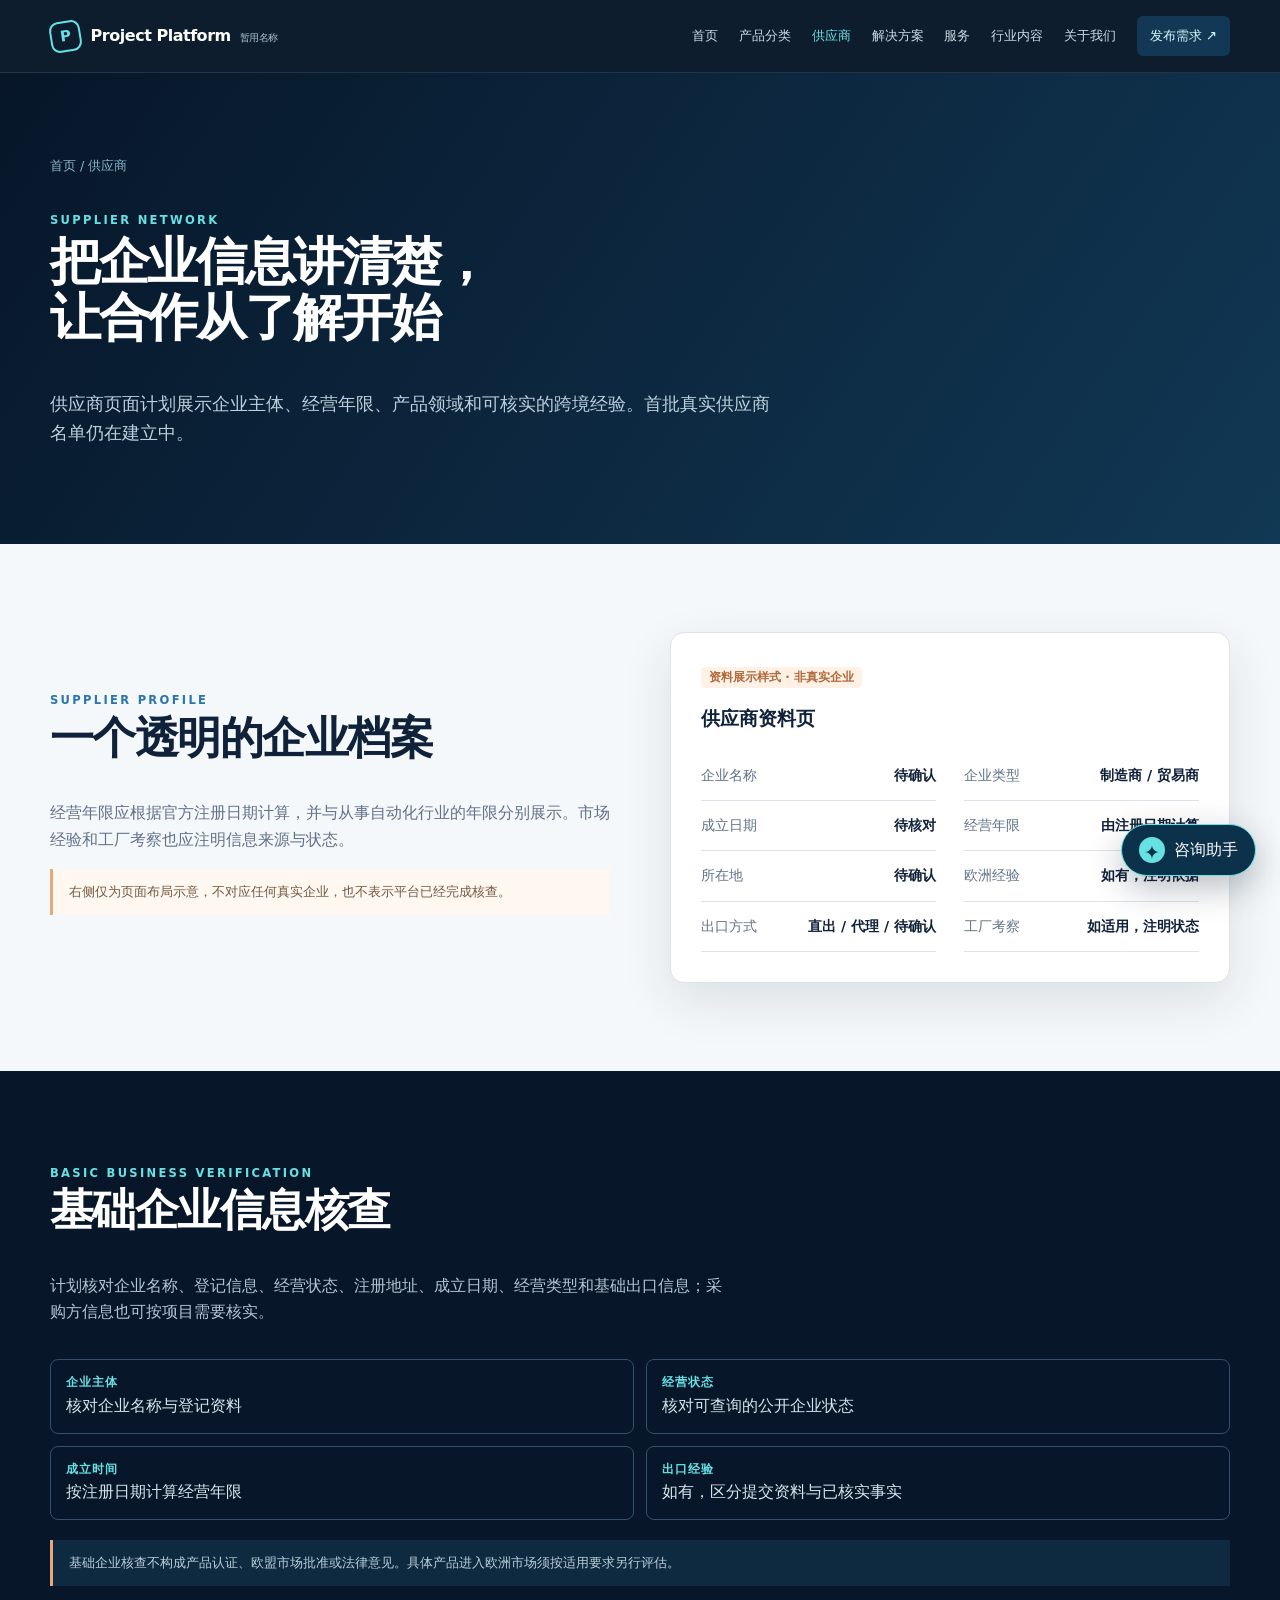
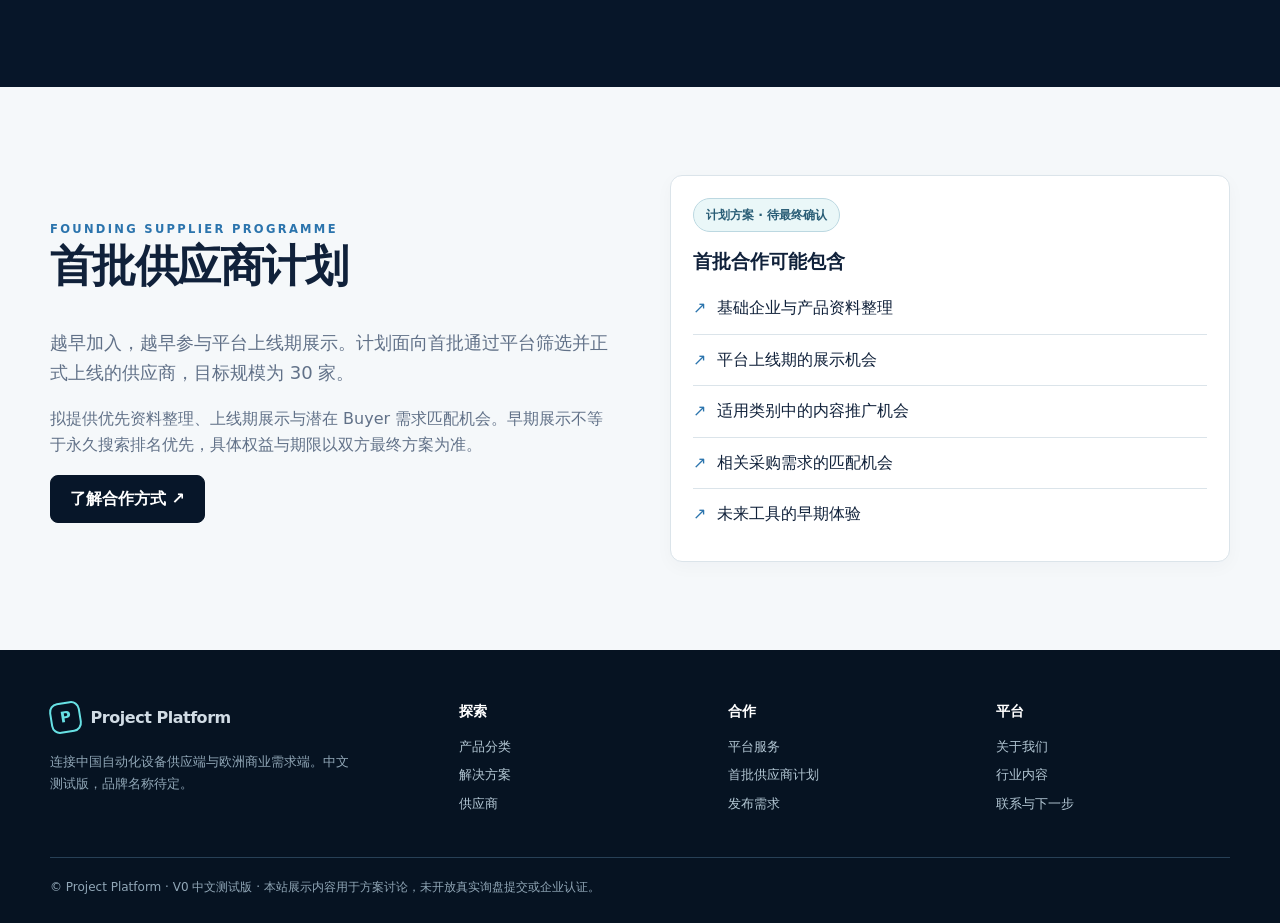
<file: suppliers.html>
<!doctype html><html lang="zh-CN"><head><meta charset="utf-8"><meta name="viewport" content="width=device-width, initial-scale=1"><meta name="robots" content="noindex,nofollow"><meta name="description" content="了解 Project Platform 的供应商资料展示与首批供应商计划。"><title>供应商｜Project Platform</title><link rel="icon" href="assets/favicon.svg" type="image/svg+xml"><link rel="stylesheet" href="assets/style.css"><script src="assets/app.js?v=assistant2" defer></script></head><body data-page="suppliers"><a class="skip-link" href="#main">跳到正文</a><div id="site-header"></div><main id="main"><section class="page-hero"><div class="container"><div class="breadcrumbs"><a href="index.html">首页</a> / 供应商</div><span class="eyebrow light">SUPPLIER NETWORK</span><h1>把企业信息讲清楚，<br>让合作从了解开始</h1><p class="lead">供应商页面计划展示企业主体、经营年限、产品领域和可核实的跨境经验。首批真实供应商名单仍在建立中。</p></div></section><section class="section"><div class="container split"><div class="reveal"><span class="eyebrow">SUPPLIER PROFILE</span><h2>一个透明的企业档案</h2><p>经营年限应根据官方注册日期计算，并与从事自动化行业的年限分别展示。市场经验和工厂考察也应注明信息来源与状态。</p><p class="note">右侧仅为页面布局示意，不对应任何真实企业，也不表示平台已经完成核查。</p></div><div class="profile-demo reveal"><span class="demo-label">资料展示样式 · 非真实企业</span><h3 style="margin-top:17px">供应商资料页</h3><div class="detail-grid"><div class="detail"><span>企业名称</span><strong>待确认</strong></div><div class="detail"><span>企业类型</span><strong>制造商 / 贸易商</strong></div><div class="detail"><span>成立日期</span><strong>待核对</strong></div><div class="detail"><span>经营年限</span><strong>由注册日期计算</strong></div><div class="detail"><span>所在地</span><strong>待确认</strong></div><div class="detail"><span>欧洲经验</span><strong>如有，注明依据</strong></div><div class="detail"><span>出口方式</span><strong>直出 / 代理 / 待确认</strong></div><div class="detail"><span>工厂考察</span><strong>如适用，注明状态</strong></div></div></div></div></section><section class="section dark-section"><div class="container"><div class="section-heading"><span class="eyebrow light">BASIC BUSINESS VERIFICATION</span><h2>基础企业信息核查</h2><p>计划核对企业名称、登记信息、经营状态、注册地址、成立日期、经营类型和基础出口信息；采购方信息也可按项目需要核实。</p></div><div class="trust-list"><div><strong>企业主体</strong>核对企业名称与登记资料</div><div><strong>经营状态</strong>核对可查询的公开企业状态</div><div><strong>成立时间</strong>按注册日期计算经营年限</div><div><strong>出口经验</strong>如有，区分提交资料与已核实事实</div></div><p class="note dark" style="margin-top:20px">基础企业核查不构成产品认证、欧盟市场批准或法律意见。具体产品进入欧洲市场须按适用要求另行评估。</p></div></section><section class="section" id="founding"><div class="container split"><div class="reveal"><span class="eyebrow">FOUNDING SUPPLIER PROGRAMME</span><h2>首批供应商计划</h2><p class="lead">越早加入，越早参与平台上线期展示。计划面向首批通过平台筛选并正式上线的供应商，目标规模为 30 家。</p><p>拟提供优先资料整理、上线期展示与潜在 Buyer 需求匹配机会。早期展示不等于永久搜索排名优先，具体权益与期限以双方最终方案为准。</p><a class="button ink" href="about.html#contact">了解合作方式 ↗</a></div><div class="card reveal"><div class="card-body"><span class="pill">计划方案 · 待最终确认</span><h3 style="margin-top:18px">首批合作可能包含</h3><ul class="item-list"><li>基础企业与产品资料整理</li><li>平台上线期的展示机会</li><li>适用类别中的内容推广机会</li><li>相关采购需求的匹配机会</li><li>未来工具的早期体验</li></ul></div></div></div></section></main><div id="site-footer"></div></body></html>
</file>
<file: assets/style.css>
:root{--ink:#10213a;--muted:#617188;--navy:#071629;--navy2:#0c2543;--cyan:#67e1e4;--blue:#2b74ad;--cream:#f5f8fa;--line:#dbe4ea;--white:#fff;--orange:#e9a777;--shadow:0 18px 50px rgba(9,33,59,.11)}
*{box-sizing:border-box}html{scroll-behavior:smooth}body{margin:0;font-family:Inter,"Noto Sans SC","Microsoft YaHei",system-ui,sans-serif;color:var(--ink);background:var(--cream);line-height:1.65}button,input,select,textarea{font:inherit}button{cursor:pointer}a{color:inherit;text-decoration:none}img,svg{max-width:100%}.skip-link{position:absolute;left:-9999px;top:0;background:#fff;padding:.6rem 1rem;z-index:100}.skip-link:focus{left:1rem}.container{width:min(1180px,calc(100% - 40px));margin:auto}.eyebrow{text-transform:uppercase;letter-spacing:.2em;font-size:.72rem;font-weight:800;color:var(--blue)}.eyebrow.light{color:var(--cyan)}h1,h2,h3,p{margin-top:0}h1{font-size:clamp(2.7rem,5vw,5rem);line-height:1.11;letter-spacing:-.045em}h2{font-size:clamp(2rem,3.4vw,3.2rem);line-height:1.18;letter-spacing:-.035em}h3{font-size:1.2rem;line-height:1.3}p{color:var(--muted)}.lead{font-size:1.13rem;max-width:720px}.section{padding:88px 0}.section-tight{padding:56px 0}.section-heading{max-width:760px;margin-bottom:34px}.section-heading p{max-width:680px}.subtle{font-size:.85rem;color:var(--muted)}.pill{display:inline-flex;align-items:center;gap:.5rem;border:1px solid #bcd8e1;border-radius:99px;padding:.36rem .75rem;color:#295d76;font-size:.78rem;font-weight:700;background:#eaf7f8}.pill.dark{background:#133754;border-color:#295570;color:#b4e8eb}.button{display:inline-flex;align-items:center;justify-content:center;gap:.65rem;background:var(--cyan);color:#052235;border:1px solid var(--cyan);padding:.85rem 1.18rem;border-radius:8px;font-weight:800;line-height:1.2;transition:transform .18s,box-shadow .18s,background .18s}.button:hover{transform:translateY(-2px);box-shadow:0 10px 26px rgba(61,205,214,.22)}.button:focus-visible,a:focus-visible,button:focus-visible,input:focus-visible,select:focus-visible,textarea:focus-visible{outline:3px solid #f0ad68;outline-offset:3px}.button.secondary{background:transparent;border-color:#94aabb;color:#fff}.button.secondary:hover{background:#16344d}.button.ink{background:var(--navy);border-color:var(--navy);color:#fff}.button.outline{background:transparent;border-color:#90abbc;color:var(--navy)}.button-group{display:flex;flex-wrap:wrap;gap:.75rem;margin-top:1.75rem}.site-header{position:sticky;top:0;z-index:50;background:rgba(6,22,40,.97);color:#fff;border-bottom:1px solid rgba(255,255,255,.1);backdrop-filter:blur(12px)}.header-inner{height:72px;display:flex;align-items:center;justify-content:space-between;gap:2rem}.brand{display:flex;align-items:center;gap:.6rem;font-weight:900;letter-spacing:-.03em;white-space:nowrap}.brand-mark{display:grid;place-items:center;width:31px;height:31px;border:2px solid var(--cyan);border-radius:9px;color:var(--cyan);font-size:.93rem;transform:rotate(-9deg)}.brand small{font-size:.65rem;color:#aac1d2;font-weight:500;margin-left:.25rem}.nav-links{display:flex;align-items:center;gap:1.3rem;font-size:.84rem}.nav-links a{color:#cedbe6;transition:color .18s}.nav-links a:hover,.nav-links a[aria-current=page]{color:var(--cyan)}.nav-links .nav-cta{background:#123855;color:#d5f9f9;padding:.55rem .8rem;border-radius:6px}.menu-toggle{display:none;background:none;color:#fff;border:1px solid #4f6579;border-radius:6px;padding:.4rem .65rem}.hero{background:radial-gradient(circle at 74% 18%,#124563 0,transparent 33%),linear-gradient(125deg,#071629,#0b2c48 70%,#08263b);color:#fff;overflow:hidden}.hero-grid{min-height:655px;display:grid;grid-template-columns:1.02fr .98fr;align-items:center;gap:1rem;padding:75px 0}.hero p{color:#b8ccdb}.hero h1 em{font-style:normal;color:var(--cyan)}.hero-art{position:relative;min-height:510px;display:grid;place-items:center}.hero-art svg{width:100%;max-width:570px;filter:drop-shadow(0 25px 35px rgba(0,0,0,.3));animation:float 7s ease-in-out infinite}.hero-art:after{content:"";position:absolute;inset:8% 0;border:1px solid rgba(103,225,228,.13);border-radius:50%;transform:rotate(-18deg);pointer-events:none}.hero-caption{position:absolute;bottom:2%;right:5%;padding:.4rem .7rem;border:1px solid #3f7480;background:#0c3046;border-radius:5px;color:#9fe2e3;font-size:.7rem;letter-spacing:.15em}.story{background:#fff}.story-grid{display:grid;grid-template-columns:repeat(4,1fr);gap:1px;background:var(--line);border:1px solid var(--line)}.story-step{background:#fff;padding:28px;min-height:210px}.story-step span{color:var(--blue);font-size:.8rem;font-weight:900;letter-spacing:.14em}.story-step h3{margin:38px 0 8px}.story-step p{font-size:.9rem;margin:0}.card-grid{display:grid;grid-template-columns:repeat(3,1fr);gap:20px}.card{background:#fff;border:1px solid var(--line);border-radius:12px;overflow:hidden;box-shadow:0 5px 18px rgba(6,28,49,.03);transition:transform .2s,box-shadow .2s}.card:hover{transform:translateY(-4px);box-shadow:var(--shadow)}.card-body{padding:22px}.card h3{margin:0 0 8px}.card p{font-size:.9rem}.card-visual{height:190px;display:grid;place-items:center;background:linear-gradient(135deg,#d8ecf1,#ecf3f5)}.card-visual svg{width:145px;height:145px;color:#1a658d}.card-visual.orange{background:linear-gradient(135deg,#fae7d6,#edf4f6)}.card-visual.orange svg{color:#ac6746}.card-visual.blue{background:linear-gradient(135deg,#d9e6f5,#e7f5f5)}.text-link{display:inline-flex;align-items:center;gap:.4rem;font-weight:800;color:#17618b;font-size:.9rem}.text-link:hover{text-decoration:underline}.tag-list{display:flex;flex-wrap:wrap;gap:.5rem}.tag{background:#edf4f7;color:#3b637c;border-radius:99px;padding:.25rem .65rem;font-size:.75rem;font-weight:700}.split{display:grid;grid-template-columns:1fr 1fr;gap:60px;align-items:center}.dark-section{background:var(--navy);color:#fff}.dark-section p{color:#b4c7d5}.trust-list{display:grid;grid-template-columns:1fr 1fr;gap:12px}.trust-list div{border:1px solid #31516a;border-radius:8px;padding:13px 15px;color:#d5e7ed}.trust-list strong{display:block;color:var(--cyan);font-size:.75rem;text-transform:uppercase;letter-spacing:.08em}.note{border-left:3px solid var(--orange);padding:12px 16px;background:#fff8f1;color:#725940;font-size:.84rem}.note.dark{background:#0e2a41;color:#bbced9}.callout{border-radius:14px;background:linear-gradient(120deg,#103c59,#0b2036);color:#fff;padding:42px;box-shadow:var(--shadow)}.callout p{color:#c7dbe5}.callout h2{max-width:680px}.page-hero{background:linear-gradient(125deg,#071629,#113854);color:#fff;padding:82px 0 78px}.page-hero h1{font-size:clamp(2.5rem,4vw,4.3rem);max-width:930px}.page-hero p{color:#bed0dd;max-width:720px}.breadcrumbs{color:#8ab5c7;font-size:.8rem;margin-bottom:30px}.breadcrumbs a:hover{text-decoration:underline}.filter-bar{display:flex;flex-wrap:wrap;gap:.55rem;margin-bottom:24px}.filter-button{padding:.5rem .8rem;border:1px solid #bed0dc;background:#fff;border-radius:99px;color:#315470;font-size:.82rem;font-weight:700}.filter-button[aria-pressed=true]{background:var(--navy);color:#fff;border-color:var(--navy)}.profile-demo{background:#fff;border:1px solid var(--line);box-shadow:var(--shadow);border-radius:14px;padding:30px}.profile-demo .demo-label{color:#ae683b;background:#fff1e5;border-radius:4px;padding:.2rem .5rem;font-size:.75rem;font-weight:800}.detail-grid{display:grid;grid-template-columns:repeat(2,1fr);gap:0 28px}.detail{border-bottom:1px solid var(--line);padding:13px 0;display:flex;justify-content:space-between;gap:12px;font-size:.88rem}.detail span{color:var(--muted)}.detail strong{text-align:right}.timeline{display:grid;grid-template-columns:repeat(3,1fr);gap:16px}.timeline .card-body{min-height:210px}.number{font-size:2.2rem;font-weight:900;color:#b7d5e4;line-height:1}.service-list{display:grid;grid-template-columns:repeat(2,1fr);gap:16px}.service-item{background:#fff;border:1px solid var(--line);border-radius:10px;padding:25px}.service-item h3{margin:0 0 10px}.service-item p{margin:0}.form-shell{display:grid;grid-template-columns:1.3fr .7fr;gap:28px;align-items:start}.form-card,.side-card{background:#fff;border:1px solid var(--line);border-radius:12px;padding:30px}.form-grid{display:grid;grid-template-columns:repeat(2,1fr);gap:16px}.field{display:flex;flex-direction:column;gap:5px}.field.full{grid-column:1/-1}.field label{font-size:.82rem;font-weight:800;color:#31506a}.field input,.field select,.field textarea{width:100%;border:1px solid #bdcdd8;border-radius:7px;padding:.7rem .8rem;background:#fff;color:var(--ink)}.field textarea{min-height:130px;resize:vertical}.field small{color:var(--muted)}.form-actions{display:flex;flex-wrap:wrap;gap:10px;margin-top:20px}.result{display:none;margin-top:20px;border:1px solid #88c7ce;background:#f1fbfb;border-radius:8px;padding:20px}.result.open{display:block}.result pre{white-space:pre-wrap;font-family:inherit;font-size:.9rem;color:var(--ink)}.status{min-height:1.5em;color:#1c6a71;font-size:.85rem}.item-list{list-style:none;padding:0;margin:0}.item-list li{padding:12px 0;border-bottom:1px solid var(--line)}.item-list li:last-child{border:0}.item-list li:before{content:"↗";color:var(--blue);margin-right:.65rem}.site-footer{background:#061322;color:#d1dce5;padding:52px 0 25px}.footer-grid{display:grid;grid-template-columns:1.6fr repeat(3,1fr);gap:35px}.site-footer h3{color:#fff;font-size:.9rem}.site-footer a{display:block;color:#b4c8d5;font-size:.82rem;margin:.45rem 0}.site-footer a:hover{color:var(--cyan)}.site-footer p{color:#91a7b7;font-size:.82rem}.footer-bottom{border-top:1px solid #274056;margin-top:35px;padding-top:20px;color:#91a7b7;font-size:.75rem}.reveal{opacity:0;transform:translateY(18px);transition:opacity .55s,transform .55s}.reveal.visible{opacity:1;transform:none}[hidden]{display:none!important}@keyframes float{0%,100%{transform:translateY(0)}50%{transform:translateY(-10px)}}@media(max-width:1000px){.nav-links{gap:.7rem;font-size:.77rem}.hero-grid{min-height:590px}.footer-grid{grid-template-columns:repeat(2,1fr)}}@media(max-width:760px){.container{width:min(100% - 30px,1180px)}.header-inner{height:64px}.menu-toggle{display:block}.nav-links{display:none;position:absolute;left:0;right:0;top:64px;background:#071629;padding:16px 20px 24px;flex-direction:column;align-items:stretch;gap:0;border-top:1px solid #294155}.nav-links.open{display:flex}.nav-links a{padding:.7rem 0;border-bottom:1px solid #233e55}.hero-grid,.split,.form-shell{grid-template-columns:1fr}.hero-grid{padding:70px 0 35px;min-height:auto}.hero-art{min-height:300px}.hero-art svg{max-width:420px}.section{padding:65px 0}.story-grid,.card-grid,.timeline,.service-list{grid-template-columns:1fr 1fr}.trust-list{grid-template-columns:1fr}.footer-grid{grid-template-columns:repeat(2,1fr)}.callout{padding:30px}}@media(max-width:520px){h1{font-size:2.6rem}.story-grid,.card-grid,.timeline,.service-list,.form-grid,.detail-grid{grid-template-columns:1fr}.hero-art{min-height:240px}.footer-grid{grid-template-columns:1fr 1fr;gap:24px}.page-hero{padding:60px 0}.form-card,.side-card{padding:22px}.detail{display:block}.detail strong{display:block;text-align:left}.brand small{display:none}}@media(prefers-reduced-motion:reduce){html{scroll-behavior:auto}*,*:before,*:after{animation-duration:.01ms!important;transition-duration:.01ms!important}.reveal{opacity:1;transform:none}}
</file>
